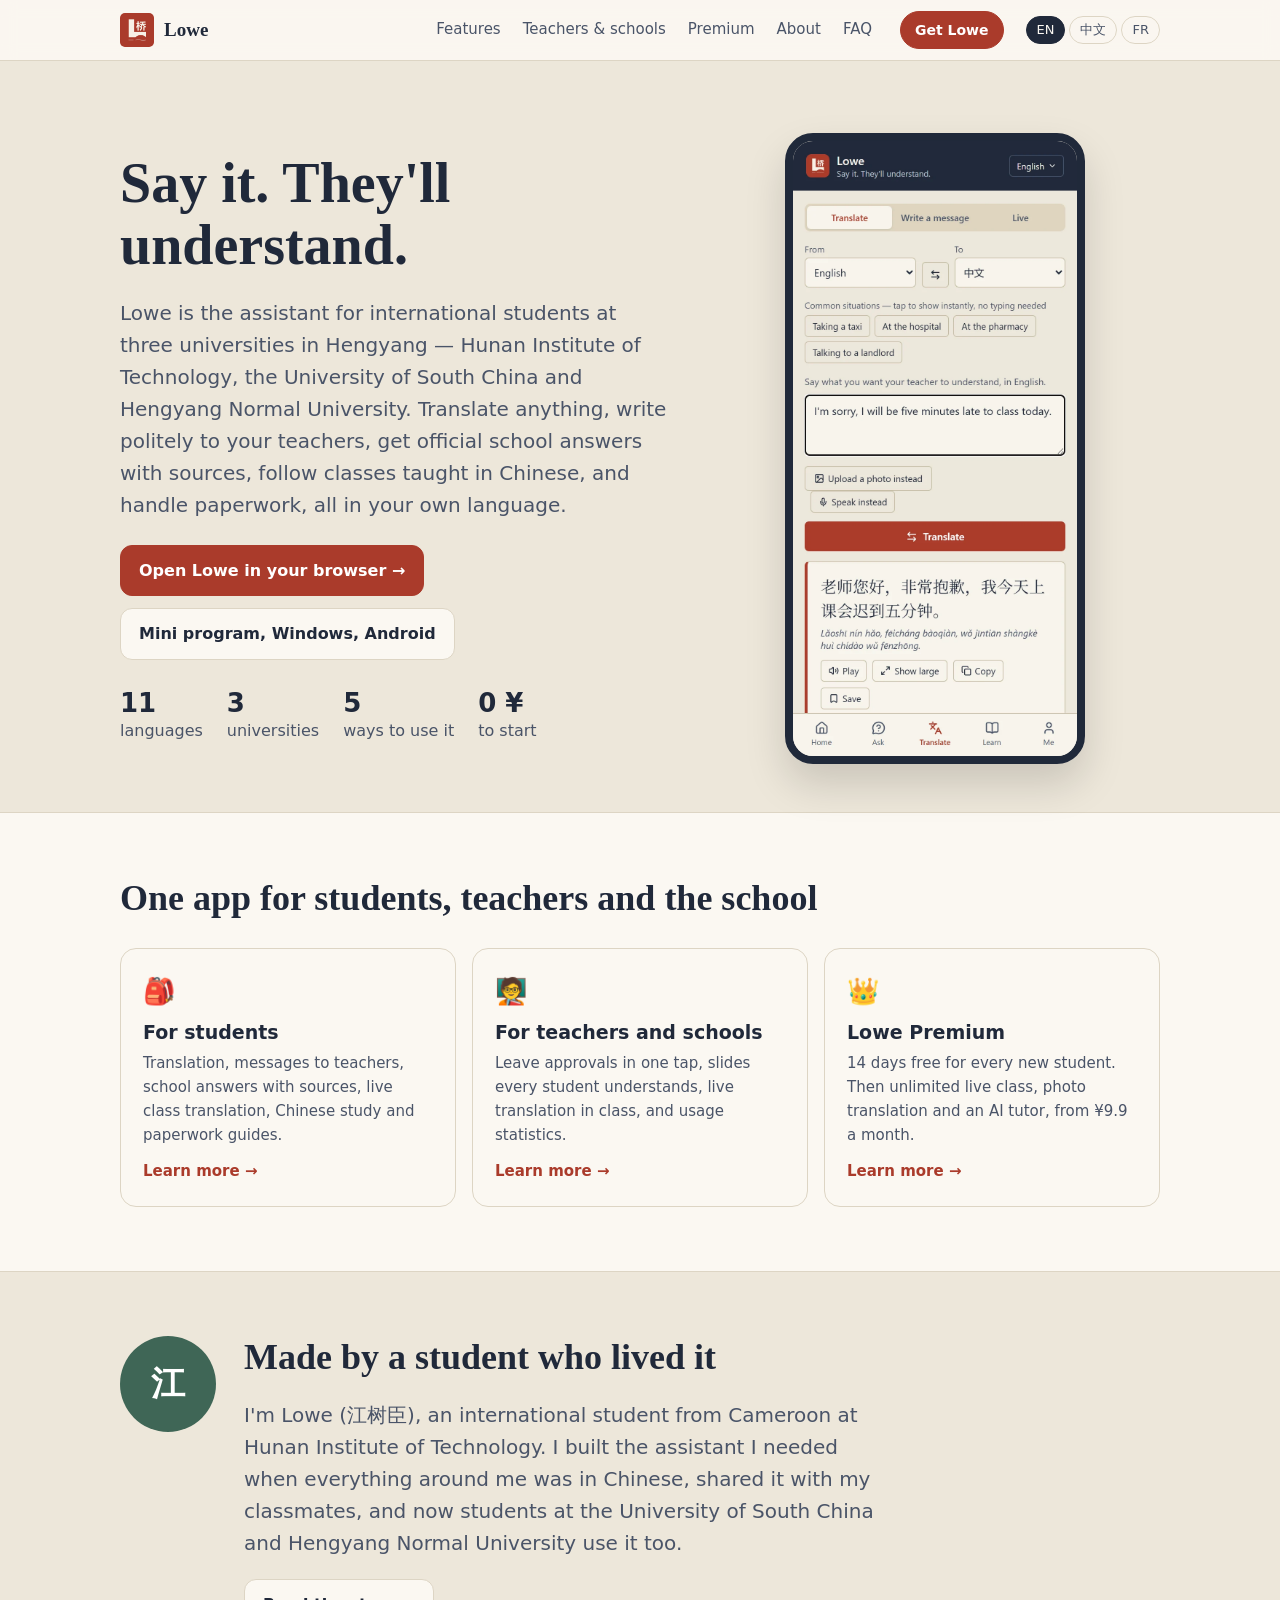
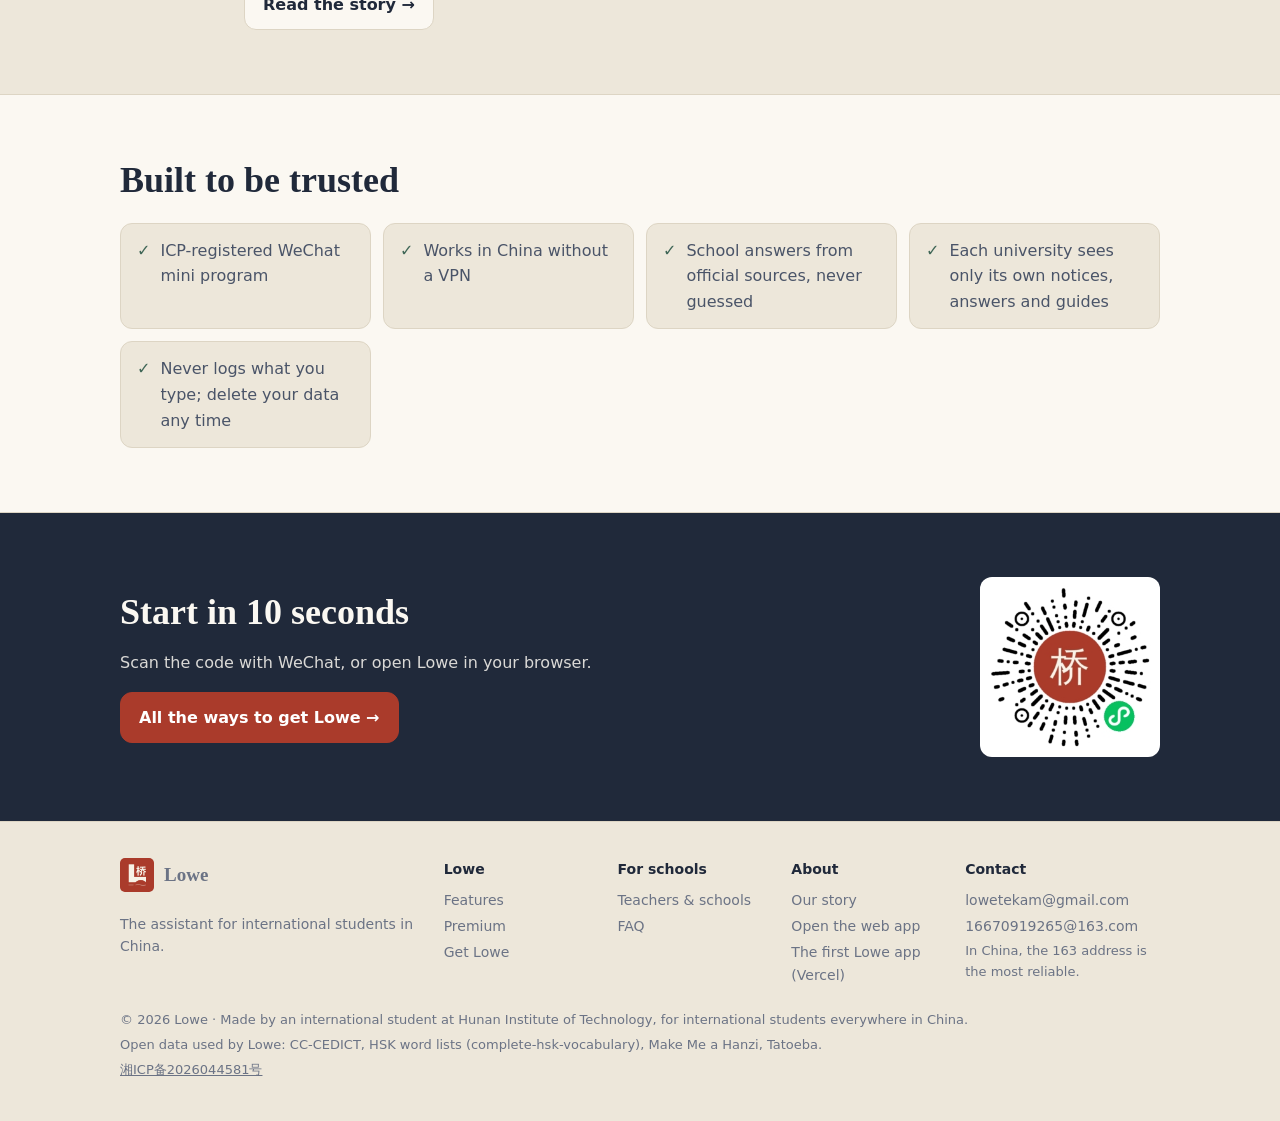
<file: index.html>
<!doctype html>
<html lang="en">
<head>
<meta charset="utf-8">
<meta name="viewport" content="width=device-width, initial-scale=1">
<title>Lowe: the assistant for international students in China</title>
<meta name="description" content="Lowe helps international students at Hunan Institute of Technology, the University of South China and Hengyang Normal University translate, write polite messages to teachers, find their own university's official information, follow classes taught in Chinese and handle paperwork. Built by an international student at Hunan Institute of Technology (湖南工学院).">
<meta name="theme-color" content="#20293A">
<link rel="canonical" href="https://sanzoked-lab.github.io/lowe/">
<meta property="og:type" content="website">
<meta property="og:site_name" content="Lowe">
<meta property="og:title" content="Lowe: the assistant for international students in China">
<meta property="og:description" content="Lowe helps international students at Hunan Institute of Technology, the University of South China and Hengyang Normal University translate, write polite messages to teachers, find their own university's official information, follow classes taught in Chinese and handle paperwork. Built by an international student at Hunan Institute of Technology (湖南工学院).">
<meta property="og:url" content="https://sanzoked-lab.github.io/lowe/">
<meta property="og:image" content="https://sanzoked-lab.github.io/lowe/img/translate.webp">
<link rel="icon" href="img/logo.png">
<link rel="stylesheet" href="style.css">
<script type="application/ld+json">
{
  "@context": "https://schema.org",
  "@type": "SoftwareApplication",
  "name": "Lowe",
  "alternateName": ["Lowe app", "LOWE TEKAM"],
  "url": "https://sanzoked-lab.github.io/lowe/",
  "applicationCategory": "EducationalApplication",
  "operatingSystem": "WeChat Mini Program, Web, Windows, Android, iOS (web)",
  "description": "The assistant for international students in China: translation in 11 languages, polite messages to teachers, official school information with sources for HNIT, USC and HYNU, live class translation, leave requests and paperwork guides.",
  "inLanguage": ["en", "zh", "fr"],
  "offers": { "@type": "Offer", "price": "0", "priceCurrency": "CNY" },
  "creator": { "@type": "Person", "name": "Lowe (江树臣)" }
}
</script>
</head>
<body>
<a class="skip" href="#main" data-i18n="nav.skip">Skip to content</a>
<header class="top"><div class="wrap">
  <a class="brand" href="index.html" aria-label="Lowe home"><img class="seal" src="img/logo.png" alt="" width="34" height="34">Lowe</a>
  <nav class="links" aria-label="Main">
    <a href="features.html" data-i18n="nav.features">Features</a>
    <a href="teachers.html" data-i18n="nav.teachers">Teachers &amp; schools</a>
    <a href="premium.html" data-i18n="nav.premium">Premium</a>
    <a href="about.html" data-i18n="nav.about">About</a>
    <a href="faq.html" data-i18n="nav.faq">FAQ</a>
  </nav>
  <a class="btn primary small" href="download.html" data-i18n="nav.get">Get Lowe</a>
  <div class="lang" role="group" aria-label="Language">
    <button data-lang="en" aria-pressed="true">EN</button><button data-lang="zh" aria-pressed="false">中文</button><button data-lang="fr" aria-pressed="false">FR</button>
  </div>
</div></header>

<main id="main">
<section class="hero"><div class="wrap grid">
  <div>
    <h1 data-i18n="hero.title">Say it. They'll understand.</h1>
    <p class="lead" data-i18n="hero.lead">Lowe is the assistant for international students at three universities in Hengyang — Hunan Institute of Technology, the University of South China and Hengyang Normal University. Translate anything, write politely to your teachers, get official school answers with sources, follow classes taught in Chinese, and handle paperwork, all in your own language.</p>
    <div class="cta">
      <a class="btn primary" href="https://lowecampuse.com/" data-i18n="hero.open">Open Lowe in your browser →</a>
      <a class="btn" href="download.html" data-i18n="hero.get">Mini program, Windows, Android</a>
    </div>
    <div class="facts">
      <div><b>11</b><span data-i18n="facts.langs">languages</span></div>
      <div><b>3</b><span data-i18n="facts.schools">universities</span></div>
      <div><b>5</b><span data-i18n="facts.platforms">ways to use it</span></div>
      <div><b>0 ¥</b><span data-i18n="facts.free">to start</span></div>
    </div>
  </div>
  <div class="phone"><img src="img/translate.webp" alt="Lowe translating a message to a teacher into polite Chinese" width="780" height="1688"></div>
</div></section>

<section class="alt"><div class="wrap">
  <h2 data-i18n="home.k.title">One app for students, teachers and the school</h2>
  <div class="cards three">
    <a class="card link" href="features.html"><div class="ic">🎒</div><h3 data-i18n="home.k1.t">For students</h3><p data-i18n="home.k1.d">Translation, messages to teachers, school answers with sources, live class translation, Chinese study and paperwork guides.</p><span class="more" data-i18n="home.more">Learn more →</span></a>
    <a class="card link" href="teachers.html"><div class="ic">🧑‍🏫</div><h3 data-i18n="home.k2.t">For teachers and schools</h3><p data-i18n="home.k2.d">Leave approvals in one tap, slides every student understands, live translation in class, and usage statistics.</p><span class="more" data-i18n="home.more">Learn more →</span></a>
    <a class="card link" href="premium.html"><div class="ic">👑</div><h3 data-i18n="home.k3.t">Lowe Premium</h3><p data-i18n="home.k3.d">14 days free for every new student. Then unlimited live class, photo translation and an AI tutor, from ¥9.9 a month.</p><span class="more" data-i18n="home.more">Learn more →</span></a>
  </div>
</div></section>

<section><div class="wrap story">
  <div class="avatar" aria-hidden="true">江</div>
  <div>
    <h2 data-i18n="home.story.title">Made by a student who lived it</h2>
    <p class="lead" data-i18n="home.story.d">I'm Lowe (江树臣), an international student from Cameroon at Hunan Institute of Technology. I built the assistant I needed when everything around me was in Chinese, shared it with my classmates, and now students at the University of South China and Hengyang Normal University use it too.</p>
    <a class="btn" href="about.html" data-i18n="home.story.link">Read the story →</a>
  </div>
</div></section>

<section class="alt"><div class="wrap">
  <h2 data-i18n="home.trust.title">Built to be trusted</h2>
  <ul class="trust">
    <li><b>✓</b><span data-i18n="home.trust1">ICP-registered WeChat mini program</span></li>
    <li><b>✓</b><span data-i18n="home.trust2">Works in China without a VPN</span></li>
    <li><b>✓</b><span data-i18n="home.trust3">School answers from official sources, never guessed</span></li>
    <li><b>✓</b><span data-i18n="home.trust5">Each university sees only its own notices, answers and guides</span></li>
    <li><b>✓</b><span data-i18n="home.trust4">Never logs what you type; delete your data any time</span></li>
  </ul>
</div></section>

<section class="band"><div class="wrap band-in">
  <div>
    <h2 data-i18n="home.cta.title">Start in 10 seconds</h2>
    <p data-i18n="home.cta.d">Scan the code with WeChat, or open Lowe in your browser.</p>
    <a class="btn primary" href="download.html" data-i18n="home.cta.btn">All the ways to get Lowe →</a>
  </div>
  <img class="qr" src="img/qr-miniprogram.png" alt="Scan with WeChat to open the Lowe mini program" width="360" height="360">
</div></section>
</main>

<footer><div class="wrap">
  <div class="cols">
    <div>
      <a class="brand" href="index.html"><img class="seal" src="img/logo.png" alt="" width="34" height="34">Lowe</a>
      <p data-i18n="foot.tag">The assistant for international students in China.</p>
    </div>
    <div>
      <h4 data-i18n="foot.c1">Lowe</h4>
      <a href="features.html" data-i18n="nav.features">Features</a>
      <a href="premium.html" data-i18n="nav.premium">Premium</a>
      <a href="download.html" data-i18n="nav.get">Get Lowe</a>
    </div>
    <div>
      <h4 data-i18n="foot.c2">For schools</h4>
      <a href="teachers.html" data-i18n="nav.teachers">Teachers &amp; schools</a>
      <a href="faq.html" data-i18n="nav.faq">FAQ</a>
    </div>
    <div>
      <h4 data-i18n="foot.c3">About</h4>
      <a href="about.html" data-i18n="foot.story">Our story</a>
      <a href="https://lowecampuse.com/" data-i18n="foot.web">Open the web app</a>
      <a href="https://lowe-app-nine.vercel.app/" data-i18n="foot.first">The first Lowe app (Vercel)</a>
    </div>
    <div>
      <h4 data-i18n="foot.c4">Contact</h4>
      <a href="mailto:lowetekam@gmail.com">lowetekam@gmail.com</a>
      <a href="mailto:16670919265@163.com">16670919265@163.com</a>
      <p class="small" data-i18n="foot.cn">In China, the 163 address is the most reliable.</p>
    </div>
  </div>
  <p class="small">© 2026 Lowe · <span data-i18n="foot.made">Made by an international student at Hunan Institute of Technology, for international students everywhere in China.</span></p>
  <p class="small" data-i18n="foot.data">Open data used by Lowe: CC-CEDICT, HSK word lists (complete-hsk-vocabulary), Make Me a Hanzi, Tatoeba.</p>
  <p class="small"><a href="https://beian.miit.gov.cn/" rel="noopener">湘ICP备2026044581号</a></p>
</div></footer>

<script src="i18n.js"></script>
</body>
</html>
</file>
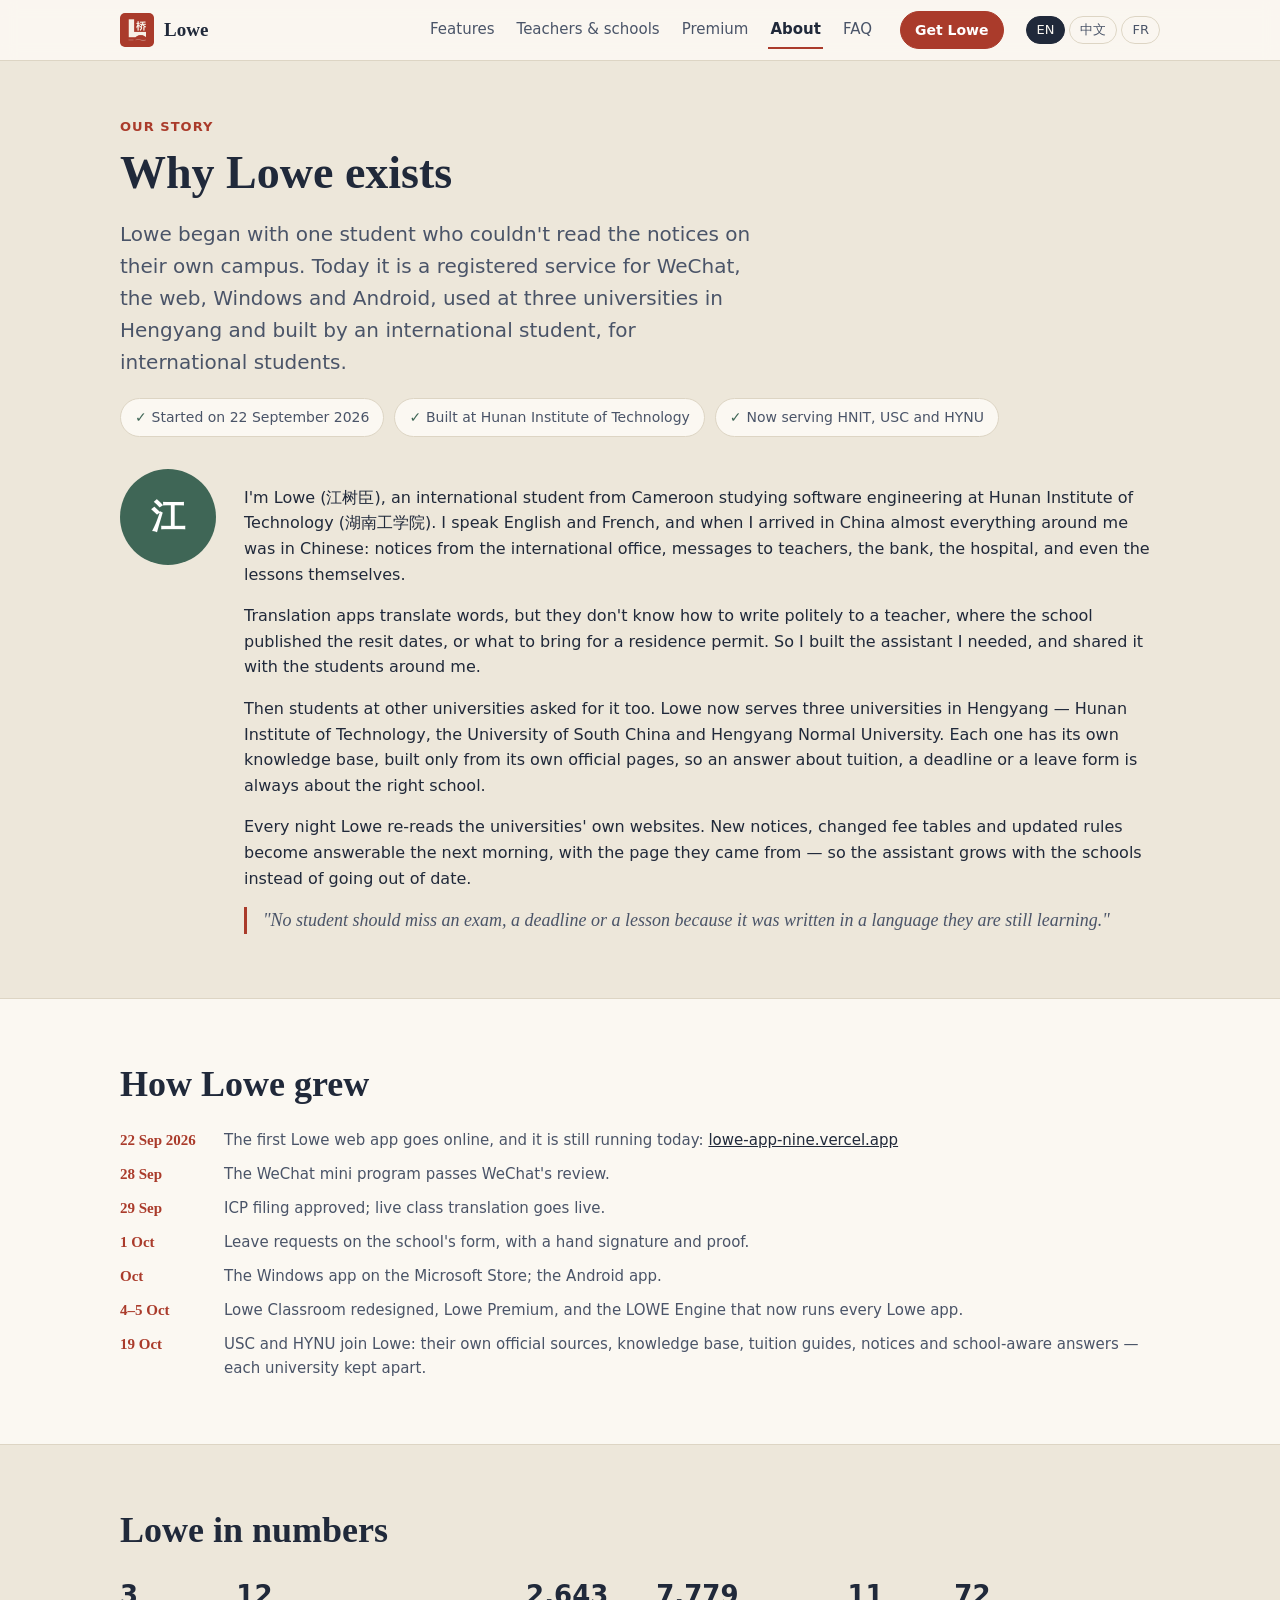
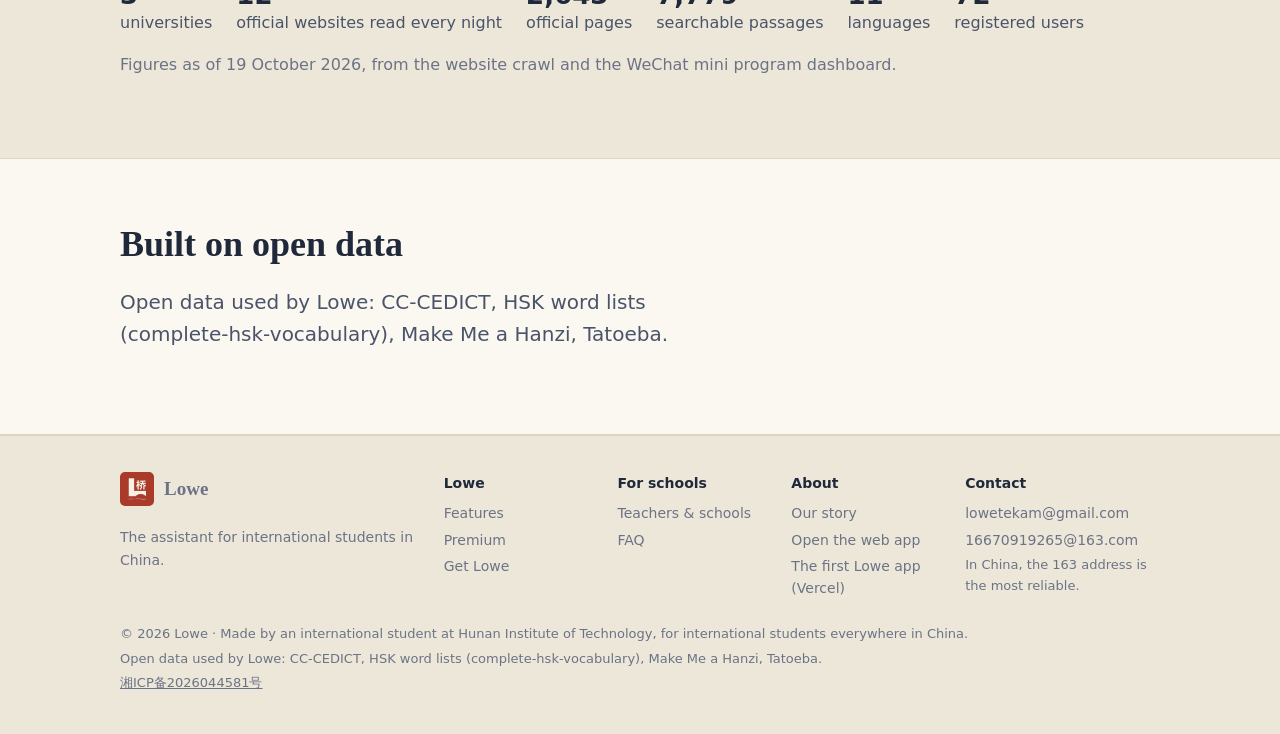
<file: about.html>
<!doctype html>
<html lang="en">
<head>
<meta charset="utf-8">
<meta name="viewport" content="width=device-width, initial-scale=1">
<title>About Lowe · Our story</title>
<meta name="description" content="Why Lowe exists: built by Lowe (江树臣), an international student from Cameroon at Hunan Institute of Technology, and how it grew from a first web app on 22 September 2026 to a registered service used at HNIT, USC and HYNU.">
<meta name="theme-color" content="#20293A">
<link rel="canonical" href="https://sanzoked-lab.github.io/lowe/about.html">
<meta property="og:type" content="website">
<meta property="og:site_name" content="Lowe">
<meta property="og:title" content="About Lowe · Our story">
<meta property="og:description" content="Why Lowe exists: built by Lowe (江树臣), an international student from Cameroon at Hunan Institute of Technology, and how it grew from a first web app on 22 September 2026 to a registered service used at HNIT, USC and HYNU.">
<meta property="og:url" content="https://sanzoked-lab.github.io/lowe/about.html">
<meta property="og:image" content="https://sanzoked-lab.github.io/lowe/img/translate.webp">
<link rel="icon" href="img/logo.png">
<link rel="stylesheet" href="style.css">
</head>
<body>
<a class="skip" href="#main" data-i18n="nav.skip">Skip to content</a>
<header class="top"><div class="wrap">
  <a class="brand" href="index.html" aria-label="Lowe home"><img class="seal" src="img/logo.png" alt="" width="34" height="34">Lowe</a>
  <nav class="links" aria-label="Main">
    <a href="features.html" data-i18n="nav.features">Features</a>
    <a href="teachers.html" data-i18n="nav.teachers">Teachers &amp; schools</a>
    <a href="premium.html" data-i18n="nav.premium">Premium</a>
    <a href="about.html" data-i18n="nav.about" aria-current="page">About</a>
    <a href="faq.html" data-i18n="nav.faq">FAQ</a>
  </nav>
  <a class="btn primary small" href="download.html" data-i18n="nav.get">Get Lowe</a>
  <div class="lang" role="group" aria-label="Language">
    <button data-lang="en" aria-pressed="true">EN</button><button data-lang="zh" aria-pressed="false">中文</button><button data-lang="fr" aria-pressed="false">FR</button>
  </div>
</div></header>

<main id="main">
<section class="page-head"><div class="wrap">
  <p class="eyebrow" data-i18n="about.eye">Our story</p>
  <h1 data-i18n="story.title">Why Lowe exists</h1>
  <p class="lead" data-i18n="about.lead2">Lowe began with one student who couldn't read the notices on their own campus. Today it is a registered service for WeChat, the web, Windows and Android, used at three universities in Hengyang and built by an international student, for international students.</p>
  <ul class="highlights"><li data-i18n="about.h1">Started on 22 September 2026</li><li data-i18n="about.h2">Built at Hunan Institute of Technology</li><li data-i18n="about.h3">Now serving HNIT, USC and HYNU</li></ul>
</div></section>

<section><div class="wrap story">
  <div class="avatar" aria-hidden="true">江</div>
  <div>
    <p data-i18n="story.p1">I'm Lowe (江树臣), an international student from Cameroon studying software engineering at Hunan Institute of Technology (湖南工学院). I speak English and French, and when I arrived in China almost everything around me was in Chinese: notices from the international office, messages to teachers, the bank, the hospital, and even the lessons themselves.</p>
    <p data-i18n="story.p2">Translation apps translate words, but they don't know how to write politely to a teacher, where the school published the resit dates, or what to bring for a residence permit. So I built the assistant I needed, and shared it with the students around me.</p>
    <p data-i18n="story.p3">Then students at other universities asked for it too. Lowe now serves three universities in Hengyang — Hunan Institute of Technology, the University of South China and Hengyang Normal University. Each one has its own knowledge base, built only from its own official pages, so an answer about tuition, a deadline or a leave form is always about the right school.</p>
    <p data-i18n="story.p4">Every night Lowe re-reads the universities' own websites. New notices, changed fee tables and updated rules become answerable the next morning, with the page they came from — so the assistant grows with the schools instead of going out of date.</p>
    <blockquote data-i18n="story.quote">"No student should miss an exam, a deadline or a lesson because it was written in a language they are still learning."</blockquote>
  </div>
</div></section>

<section class="alt"><div class="wrap">
  <h2 data-i18n="j.title">How Lowe grew</h2>
  <ol class="journey">
    <li><b>22 Sep 2026</b><span><span data-i18n="j.1">The first Lowe web app goes online, and it is still running today:</span> <a href="https://lowe-app-nine.vercel.app/">lowe-app-nine.vercel.app</a></span></li>
    <li><b>28 Sep</b><span data-i18n="j.2">The WeChat mini program passes WeChat's review.</span></li>
    <li><b>29 Sep</b><span data-i18n="j.3">ICP filing approved; live class translation goes live.</span></li>
    <li><b>1 Oct</b><span data-i18n="j.4">Leave requests on the school's form, with a hand signature and proof.</span></li>
    <li><b>Oct</b><span data-i18n="j.5">The Windows app on the Microsoft Store; the Android app.</span></li>
    <li><b>4–5 Oct</b><span data-i18n="j.6">Lowe Classroom redesigned, Lowe Premium, and the LOWE Engine that now runs every Lowe app.</span></li>
    <li><b>19 Oct</b><span data-i18n="j.7">USC and HYNU join Lowe: their own official sources, knowledge base, tuition guides, notices and school-aware answers — each university kept apart.</span></li>
  </ol>
</div></section>

<section><div class="wrap">
  <h2 data-i18n="num.title">Lowe in numbers</h2>
  <div class="facts">
    <div><b>3</b><span data-i18n="facts.schools">universities</span></div>
    <div><b>12</b><span data-i18n="num.sources">official websites read every night</span></div>
    <div><b>2,643</b><span data-i18n="num.pages">official pages</span></div>
    <div><b>7,779</b><span data-i18n="num.passages">searchable passages</span></div>
    <div><b>11</b><span data-i18n="facts.langs">languages</span></div>
    <div><b>72</b><span data-i18n="num.users">registered users</span></div>
  </div>
  <p class="muted" data-i18n="num.note">Figures as of 19 October 2026, from the website crawl and the WeChat mini program dashboard.</p>
</div></section>

<section class="alt"><div class="wrap">
  <h2 data-i18n="about.open.title">Built on open data</h2>
  <p class="lead" data-i18n="foot.data">Open data used by Lowe: CC-CEDICT, HSK word lists (complete-hsk-vocabulary), Make Me a Hanzi, Tatoeba.</p>
</div></section>
</main>

<footer><div class="wrap">
  <div class="cols">
    <div>
      <a class="brand" href="index.html"><img class="seal" src="img/logo.png" alt="" width="34" height="34">Lowe</a>
      <p data-i18n="foot.tag">The assistant for international students in China.</p>
    </div>
    <div>
      <h4 data-i18n="foot.c1">Lowe</h4>
      <a href="features.html" data-i18n="nav.features">Features</a>
      <a href="premium.html" data-i18n="nav.premium">Premium</a>
      <a href="download.html" data-i18n="nav.get">Get Lowe</a>
    </div>
    <div>
      <h4 data-i18n="foot.c2">For schools</h4>
      <a href="teachers.html" data-i18n="nav.teachers">Teachers &amp; schools</a>
      <a href="faq.html" data-i18n="nav.faq">FAQ</a>
    </div>
    <div>
      <h4 data-i18n="foot.c3">About</h4>
      <a href="about.html" data-i18n="foot.story">Our story</a>
      <a href="https://lowecampuse.com/" data-i18n="foot.web">Open the web app</a>
      <a href="https://lowe-app-nine.vercel.app/" data-i18n="foot.first">The first Lowe app (Vercel)</a>
    </div>
    <div>
      <h4 data-i18n="foot.c4">Contact</h4>
      <a href="mailto:lowetekam@gmail.com">lowetekam@gmail.com</a>
      <a href="mailto:16670919265@163.com">16670919265@163.com</a>
      <p class="small" data-i18n="foot.cn">In China, the 163 address is the most reliable.</p>
    </div>
  </div>
  <p class="small">© 2026 Lowe · <span data-i18n="foot.made">Made by an international student at Hunan Institute of Technology, for international students everywhere in China.</span></p>
  <p class="small" data-i18n="foot.data">Open data used by Lowe: CC-CEDICT, HSK word lists (complete-hsk-vocabulary), Make Me a Hanzi, Tatoeba.</p>
  <p class="small"><a href="https://beian.miit.gov.cn/" rel="noopener">湘ICP备2026044581号</a></p>
</div></footer>

<script src="i18n.js"></script>
</body>
</html>
</file>
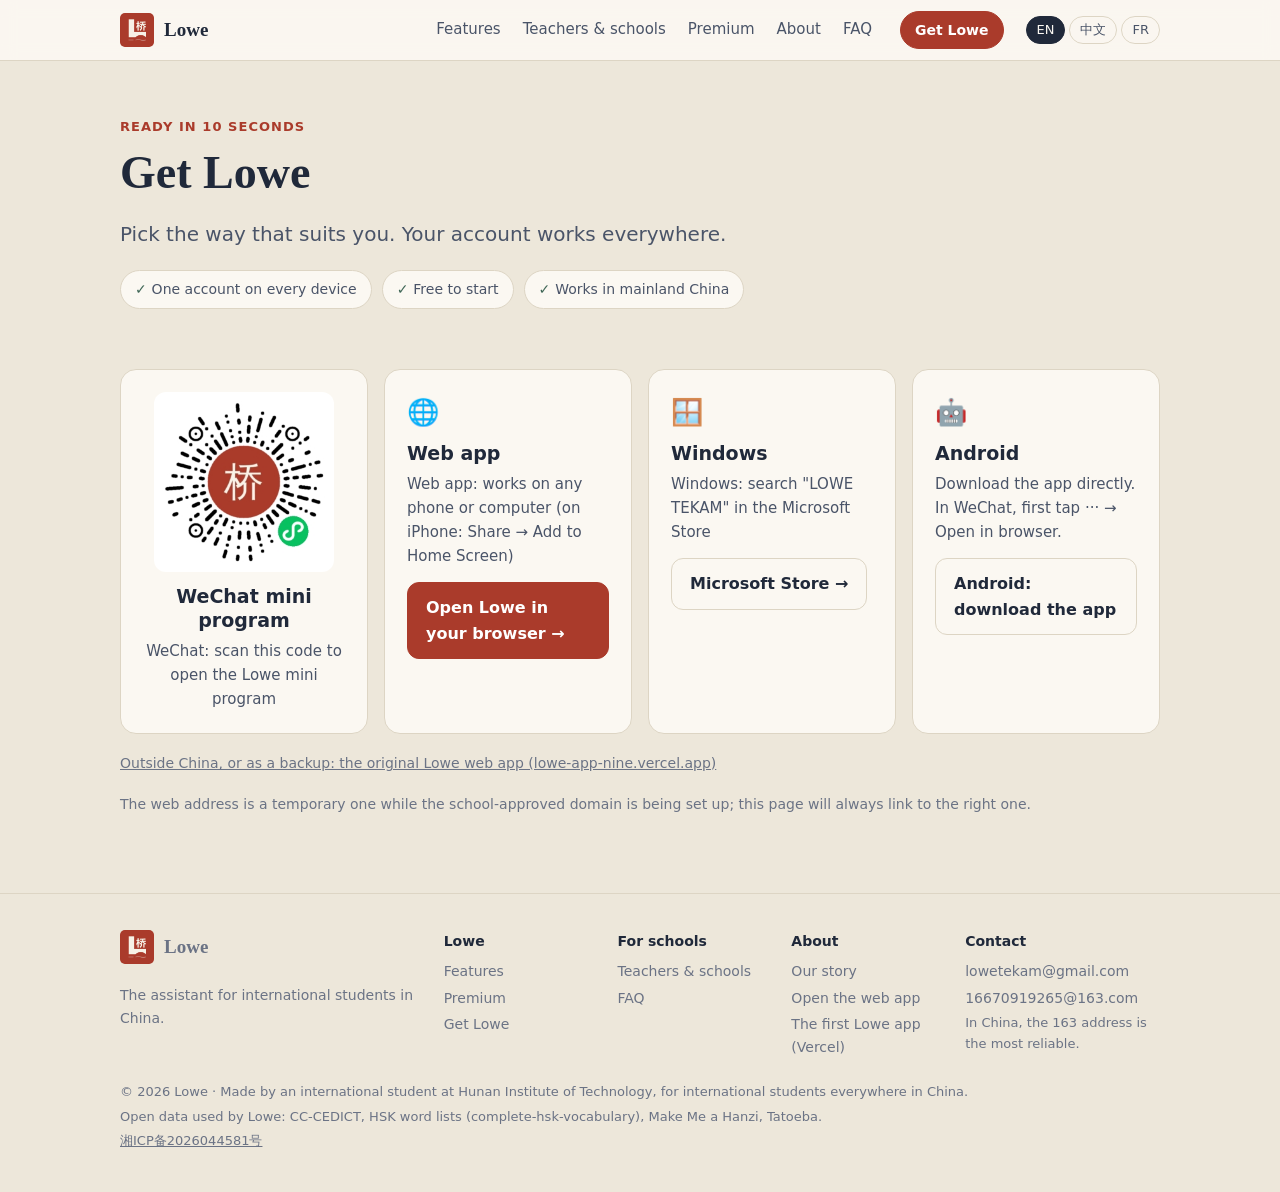
<file: download.html>
<!doctype html>
<html lang="en">
<head>
<meta charset="utf-8">
<meta name="viewport" content="width=device-width, initial-scale=1">
<title>Get Lowe · WeChat, web, Windows, Android</title>
<meta name="description" content="Get Lowe: the WeChat mini program (scan the code), the web app for any phone or computer, Windows from the Microsoft Store, and Android.">
<meta name="theme-color" content="#20293A">
<link rel="canonical" href="https://sanzoked-lab.github.io/lowe/download.html">
<meta property="og:type" content="website">
<meta property="og:site_name" content="Lowe">
<meta property="og:title" content="Get Lowe · WeChat, web, Windows, Android">
<meta property="og:description" content="Get Lowe: the WeChat mini program (scan the code), the web app for any phone or computer, Windows from the Microsoft Store, and Android.">
<meta property="og:url" content="https://sanzoked-lab.github.io/lowe/download.html">
<meta property="og:image" content="https://sanzoked-lab.github.io/lowe/img/translate.webp">
<link rel="icon" href="img/logo.png">
<link rel="stylesheet" href="style.css">
</head>
<body>
<a class="skip" href="#main" data-i18n="nav.skip">Skip to content</a>
<header class="top"><div class="wrap">
  <a class="brand" href="index.html" aria-label="Lowe home"><img class="seal" src="img/logo.png" alt="" width="34" height="34">Lowe</a>
  <nav class="links" aria-label="Main">
    <a href="features.html" data-i18n="nav.features">Features</a>
    <a href="teachers.html" data-i18n="nav.teachers">Teachers &amp; schools</a>
    <a href="premium.html" data-i18n="nav.premium">Premium</a>
    <a href="about.html" data-i18n="nav.about">About</a>
    <a href="faq.html" data-i18n="nav.faq">FAQ</a>
  </nav>
  <a class="btn primary small" href="download.html" data-i18n="nav.get" aria-current="page">Get Lowe</a>
  <div class="lang" role="group" aria-label="Language">
    <button data-lang="en" aria-pressed="true">EN</button><button data-lang="zh" aria-pressed="false">中文</button><button data-lang="fr" aria-pressed="false">FR</button>
  </div>
</div></header>

<main id="main">
<section class="page-head"><div class="wrap">
  <p class="eyebrow" data-i18n="get.eye">Ready in 10 seconds</p>
  <h1 data-i18n="get.title">Get Lowe</h1>
  <p class="lead" data-i18n="get.lead">Pick the way that suits you. Your account works everywhere.</p>
  <ul class="highlights"><li data-i18n="get.h1">One account on every device</li><li data-i18n="get.h2">Free to start</li><li data-i18n="get.h3">Works in mainland China</li></ul>
</div></section>

<section><div class="wrap">
  <div class="cards">
    <div class="card center"><img class="qr" src="img/qr-miniprogram.png" alt="Scan with WeChat to open the Lowe mini program" width="360" height="360"><h3 data-i18n="get.mp.t">WeChat mini program</h3><p data-i18n="get.mp">WeChat: scan this code to open the Lowe mini program</p></div>
    <div class="card"><div class="ic">🌐</div><h3 data-i18n="get.web.t">Web app</h3><p data-i18n="get.web">Web app: works on any phone or computer (on iPhone: Share → Add to Home Screen)</p><a class="btn primary" href="https://lowecampuse.com/" data-i18n="hero.open">Open Lowe in your browser →</a></div>
    <div class="card"><div class="ic">🪟</div><h3 data-i18n="get.win.t">Windows</h3><p data-i18n="get.win">Windows: search "LOWE TEKAM" in the Microsoft Store</p><a class="btn" href="https://apps.microsoft.com/search?query=LOWE%20TEKAM" data-i18n="get.win.btn">Microsoft Store →</a></div>
    <div class="card"><div class="ic">🤖</div><h3 data-i18n="get.android.t">Android</h3><p data-i18n="get.android.d">Download the app directly. In WeChat, first tap ··· → Open in browser.</p><a class="btn" href="https://lowecampuse.com/download/" data-i18n="get.android">Android: download the app</a></div>
  </div>
  <p class="muted note"><a href="https://lowe-app-nine.vercel.app/" data-i18n="get.vercel">Outside China, or as a backup: the original Lowe web app (lowe-app-nine.vercel.app)</a></p>
  <p class="muted note" data-i18n="get.note">The web address is a temporary one while the school-approved domain is being set up; this page will always link to the right one.</p>
</div></section>
</main>

<footer><div class="wrap">
  <div class="cols">
    <div>
      <a class="brand" href="index.html"><img class="seal" src="img/logo.png" alt="" width="34" height="34">Lowe</a>
      <p data-i18n="foot.tag">The assistant for international students in China.</p>
    </div>
    <div>
      <h4 data-i18n="foot.c1">Lowe</h4>
      <a href="features.html" data-i18n="nav.features">Features</a>
      <a href="premium.html" data-i18n="nav.premium">Premium</a>
      <a href="download.html" data-i18n="nav.get">Get Lowe</a>
    </div>
    <div>
      <h4 data-i18n="foot.c2">For schools</h4>
      <a href="teachers.html" data-i18n="nav.teachers">Teachers &amp; schools</a>
      <a href="faq.html" data-i18n="nav.faq">FAQ</a>
    </div>
    <div>
      <h4 data-i18n="foot.c3">About</h4>
      <a href="about.html" data-i18n="foot.story">Our story</a>
      <a href="https://lowecampuse.com/" data-i18n="foot.web">Open the web app</a>
      <a href="https://lowe-app-nine.vercel.app/" data-i18n="foot.first">The first Lowe app (Vercel)</a>
    </div>
    <div>
      <h4 data-i18n="foot.c4">Contact</h4>
      <a href="mailto:lowetekam@gmail.com">lowetekam@gmail.com</a>
      <a href="mailto:16670919265@163.com">16670919265@163.com</a>
      <p class="small" data-i18n="foot.cn">In China, the 163 address is the most reliable.</p>
    </div>
  </div>
  <p class="small">© 2026 Lowe · <span data-i18n="foot.made">Made by an international student at Hunan Institute of Technology, for international students everywhere in China.</span></p>
  <p class="small" data-i18n="foot.data">Open data used by Lowe: CC-CEDICT, HSK word lists (complete-hsk-vocabulary), Make Me a Hanzi, Tatoeba.</p>
  <p class="small"><a href="https://beian.miit.gov.cn/" rel="noopener">湘ICP备2026044581号</a></p>
</div></footer>

<script src="i18n.js"></script>
</body>
</html>
</file>
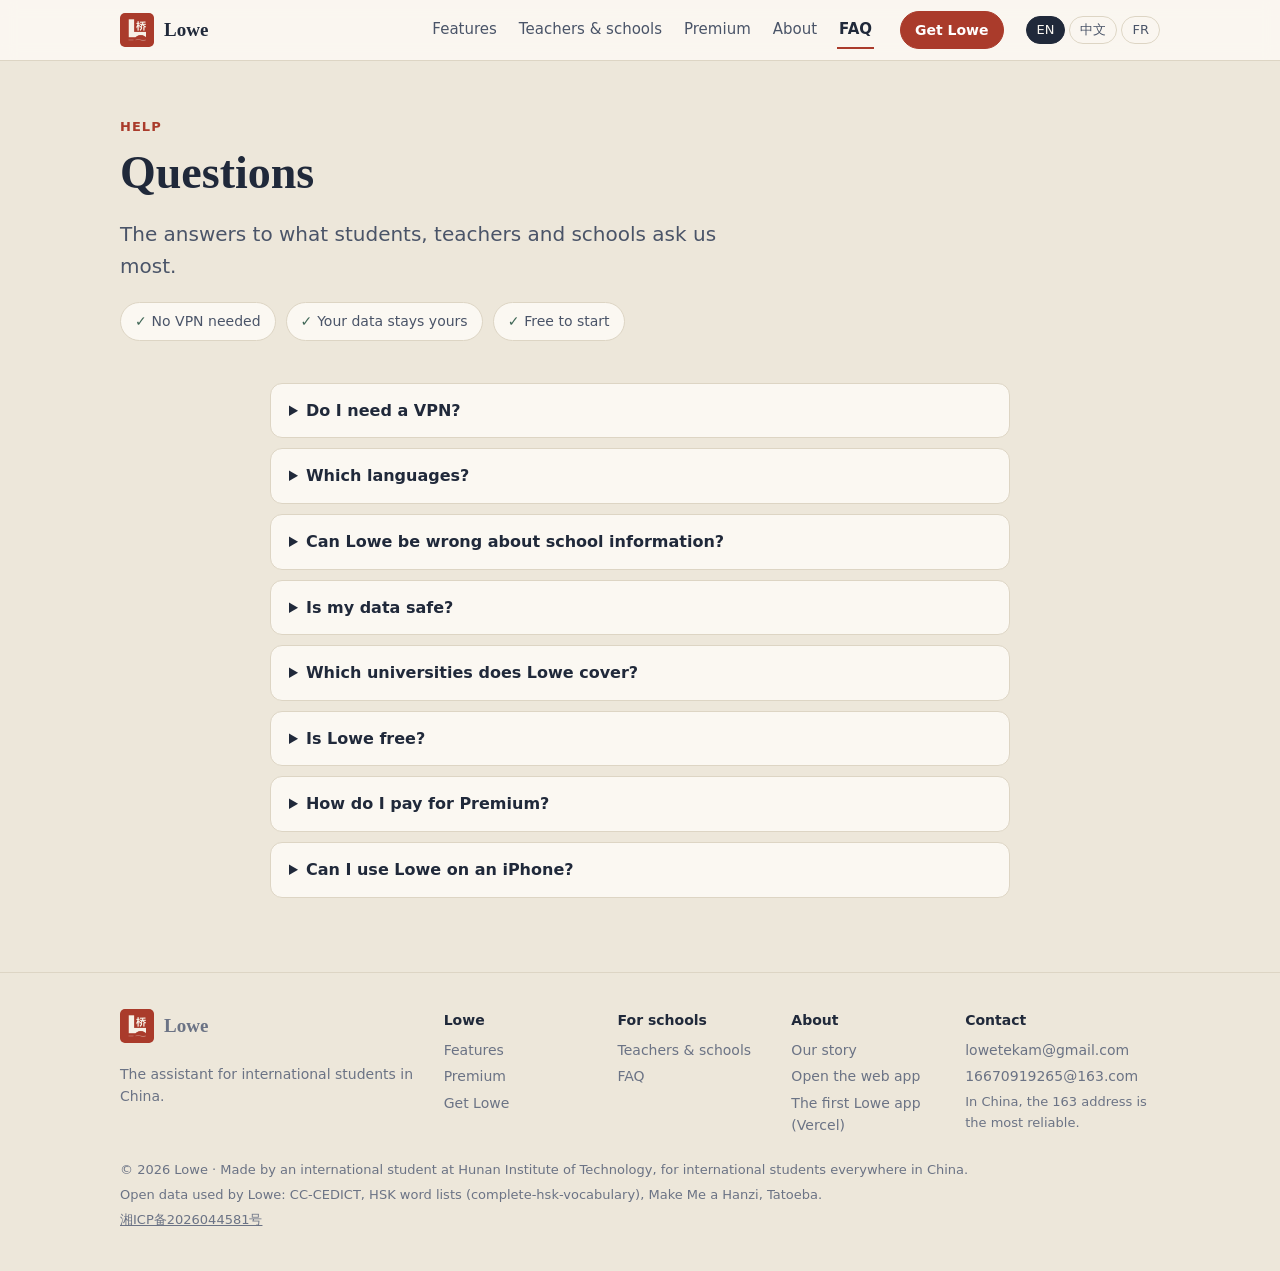
<file: faq.html>
<!doctype html>
<html lang="en">
<head>
<meta charset="utf-8">
<meta name="viewport" content="width=device-width, initial-scale=1">
<title>Questions · Lowe</title>
<meta name="description" content="Common questions about Lowe: VPN, languages, school information, privacy, which universities, Premium and payment.">
<meta name="theme-color" content="#20293A">
<link rel="canonical" href="https://sanzoked-lab.github.io/lowe/faq.html">
<meta property="og:type" content="website">
<meta property="og:site_name" content="Lowe">
<meta property="og:title" content="Questions · Lowe">
<meta property="og:description" content="Common questions about Lowe: VPN, languages, school information, privacy, which universities, Premium and payment.">
<meta property="og:url" content="https://sanzoked-lab.github.io/lowe/faq.html">
<meta property="og:image" content="https://sanzoked-lab.github.io/lowe/img/translate.webp">
<link rel="icon" href="img/logo.png">
<link rel="stylesheet" href="style.css">
</head>
<body>
<a class="skip" href="#main" data-i18n="nav.skip">Skip to content</a>
<header class="top"><div class="wrap">
  <a class="brand" href="index.html" aria-label="Lowe home"><img class="seal" src="img/logo.png" alt="" width="34" height="34">Lowe</a>
  <nav class="links" aria-label="Main">
    <a href="features.html" data-i18n="nav.features">Features</a>
    <a href="teachers.html" data-i18n="nav.teachers">Teachers &amp; schools</a>
    <a href="premium.html" data-i18n="nav.premium">Premium</a>
    <a href="about.html" data-i18n="nav.about">About</a>
    <a href="faq.html" data-i18n="nav.faq" aria-current="page">FAQ</a>
  </nav>
  <a class="btn primary small" href="download.html" data-i18n="nav.get">Get Lowe</a>
  <div class="lang" role="group" aria-label="Language">
    <button data-lang="en" aria-pressed="true">EN</button><button data-lang="zh" aria-pressed="false">中文</button><button data-lang="fr" aria-pressed="false">FR</button>
  </div>
</div></header>

<main id="main">
<section class="page-head"><div class="wrap">
  <p class="eyebrow" data-i18n="faq.eye">Help</p>
  <h1 data-i18n="faq.title">Questions</h1>
  <p class="lead" data-i18n="faq.lead">The answers to what students, teachers and schools ask us most.</p>
  <ul class="highlights"><li data-i18n="faq.h1">No VPN needed</li><li data-i18n="faq.h2">Your data stays yours</li><li data-i18n="faq.h3">Free to start</li></ul>
</div></section>

<section><div class="wrap narrow">
  <details><summary data-i18n="faq.q1">Do I need a VPN?</summary><p data-i18n="faq.a1">No. Lowe runs on Chinese cloud services and Chinese AI models, so it works normally in mainland China.</p></details>
  <details><summary data-i18n="faq.q2">Which languages?</summary><p data-i18n="faq.a2">English, Chinese, French, Spanish, Portuguese, Arabic, Russian, Korean, Japanese, Vietnamese and German.</p></details>
  <details><summary data-i18n="faq.q3">Can Lowe be wrong about school information?</summary><p data-i18n="faq.a3">Lowe answers school questions only from the school's official pages and shows the source. When something hasn't been published, it says so rather than guessing. Always check important dates with your teacher or the international office.</p></details>
  <details><summary data-i18n="faq.q4">Is my data safe?</summary><p data-i18n="faq.a4">Lowe stores the minimum, never records what you type in its logs, and lets you download or delete all your data. See the privacy page in the app.</p></details>
  <details><summary data-i18n="faq.q5">Which universities does Lowe cover?</summary><p data-i18n="faq.a5">Translation, writing, live class translation and Chinese learning work for any student in China. School answers and notices cover Hunan Institute of Technology, the University of South China and Hengyang Normal University, and more universities can be added.</p></details>
  <details><summary data-i18n="faq.q6">Is Lowe free?</summary><p data-i18n="faq.a6">Yes, the essentials are free forever. Every new student also gets 14 days of Premium free; after that, Premium is ¥9.9 a month, ¥29 a semester or ¥49 a year.</p></details>
  <details><summary data-i18n="faq.q7">How do I pay for Premium?</summary><p data-i18n="faq.a7">In the web app: Me → Premium, choose a plan, then pay the exact amount shown with WeChat Pay or Alipay and tap "I've paid". Premium starts as soon as the payment is confirmed.</p></details>
  <details><summary data-i18n="faq.q8">Can I use Lowe on an iPhone?</summary><p data-i18n="faq.a8">Yes: use the WeChat mini program, or open the web app in Safari and choose Share → Add to Home Screen. It then opens like an app.</p></details>
</div></section>
</main>

<footer><div class="wrap">
  <div class="cols">
    <div>
      <a class="brand" href="index.html"><img class="seal" src="img/logo.png" alt="" width="34" height="34">Lowe</a>
      <p data-i18n="foot.tag">The assistant for international students in China.</p>
    </div>
    <div>
      <h4 data-i18n="foot.c1">Lowe</h4>
      <a href="features.html" data-i18n="nav.features">Features</a>
      <a href="premium.html" data-i18n="nav.premium">Premium</a>
      <a href="download.html" data-i18n="nav.get">Get Lowe</a>
    </div>
    <div>
      <h4 data-i18n="foot.c2">For schools</h4>
      <a href="teachers.html" data-i18n="nav.teachers">Teachers &amp; schools</a>
      <a href="faq.html" data-i18n="nav.faq">FAQ</a>
    </div>
    <div>
      <h4 data-i18n="foot.c3">About</h4>
      <a href="about.html" data-i18n="foot.story">Our story</a>
      <a href="https://lowecampuse.com/" data-i18n="foot.web">Open the web app</a>
      <a href="https://lowe-app-nine.vercel.app/" data-i18n="foot.first">The first Lowe app (Vercel)</a>
    </div>
    <div>
      <h4 data-i18n="foot.c4">Contact</h4>
      <a href="mailto:lowetekam@gmail.com">lowetekam@gmail.com</a>
      <a href="mailto:16670919265@163.com">16670919265@163.com</a>
      <p class="small" data-i18n="foot.cn">In China, the 163 address is the most reliable.</p>
    </div>
  </div>
  <p class="small">© 2026 Lowe · <span data-i18n="foot.made">Made by an international student at Hunan Institute of Technology, for international students everywhere in China.</span></p>
  <p class="small" data-i18n="foot.data">Open data used by Lowe: CC-CEDICT, HSK word lists (complete-hsk-vocabulary), Make Me a Hanzi, Tatoeba.</p>
  <p class="small"><a href="https://beian.miit.gov.cn/" rel="noopener">湘ICP备2026044581号</a></p>
</div></footer>

<script src="i18n.js"></script>
</body>
</html>
</file>
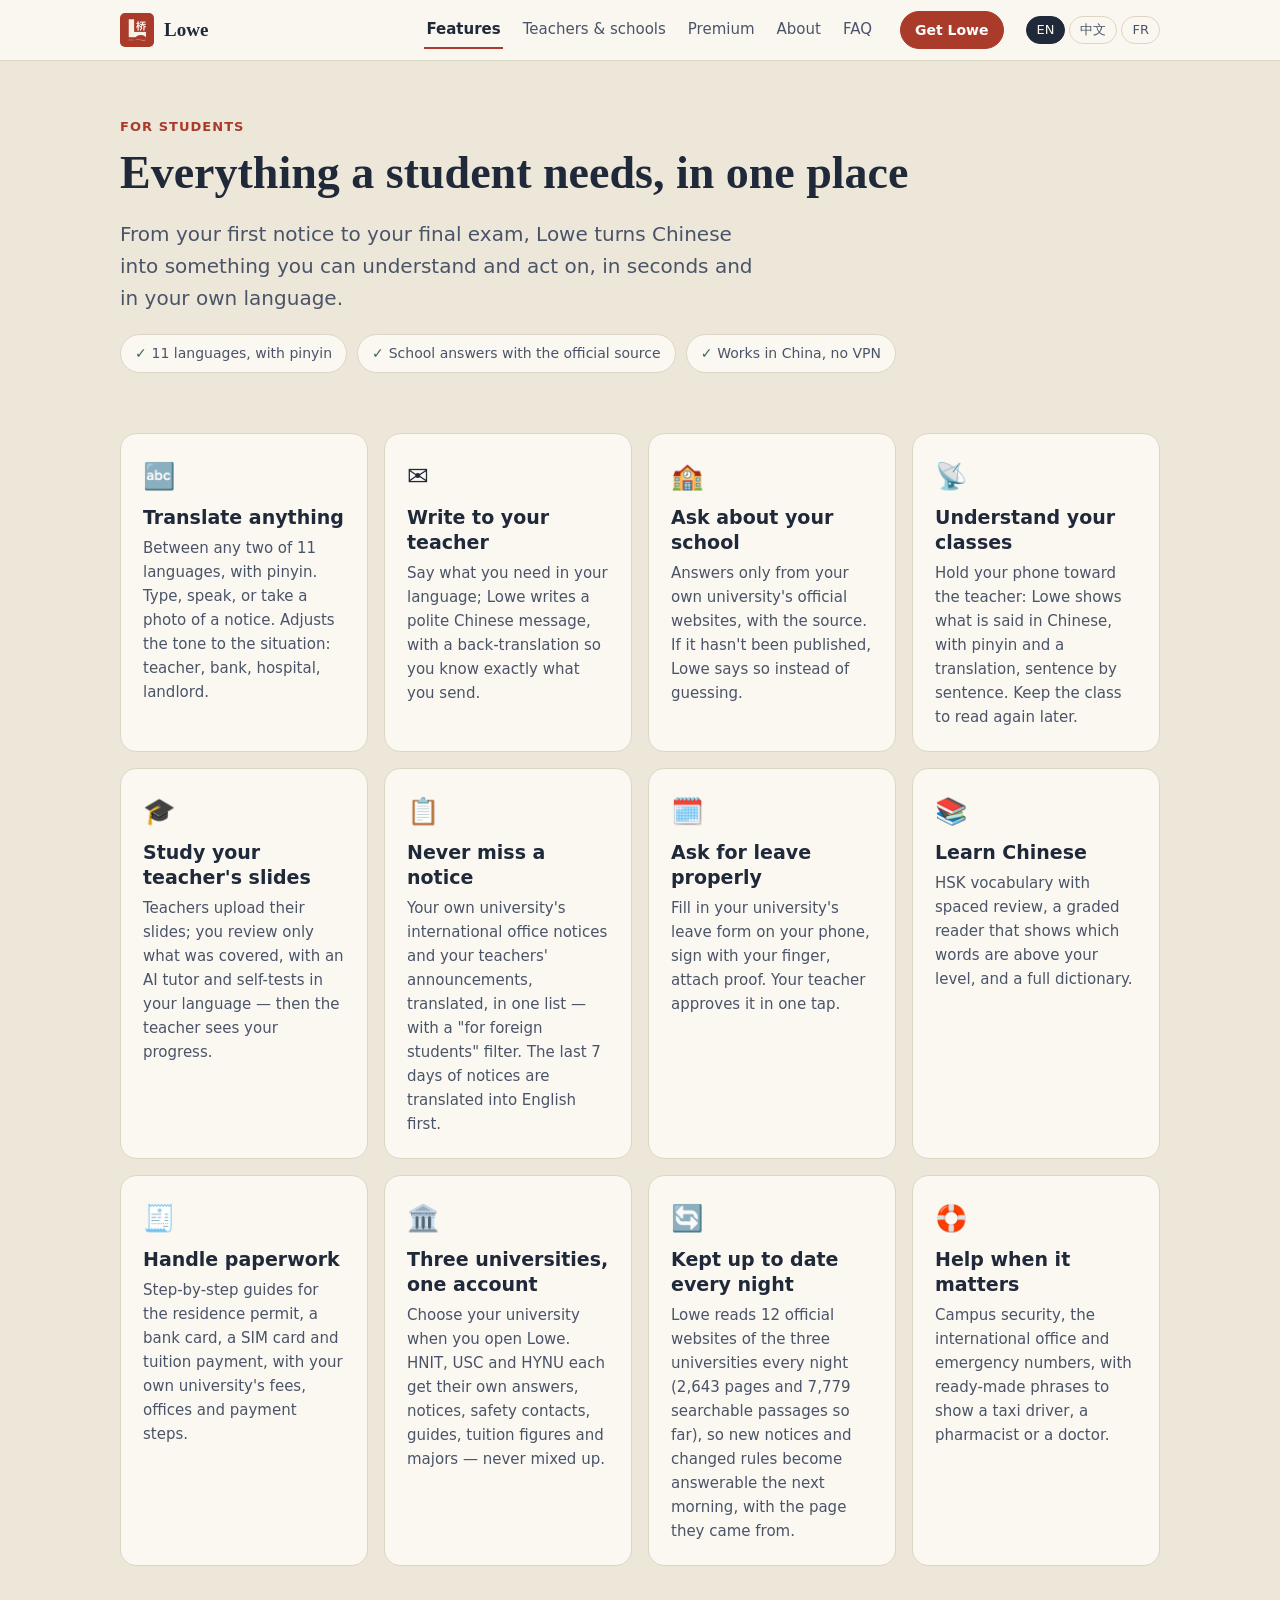
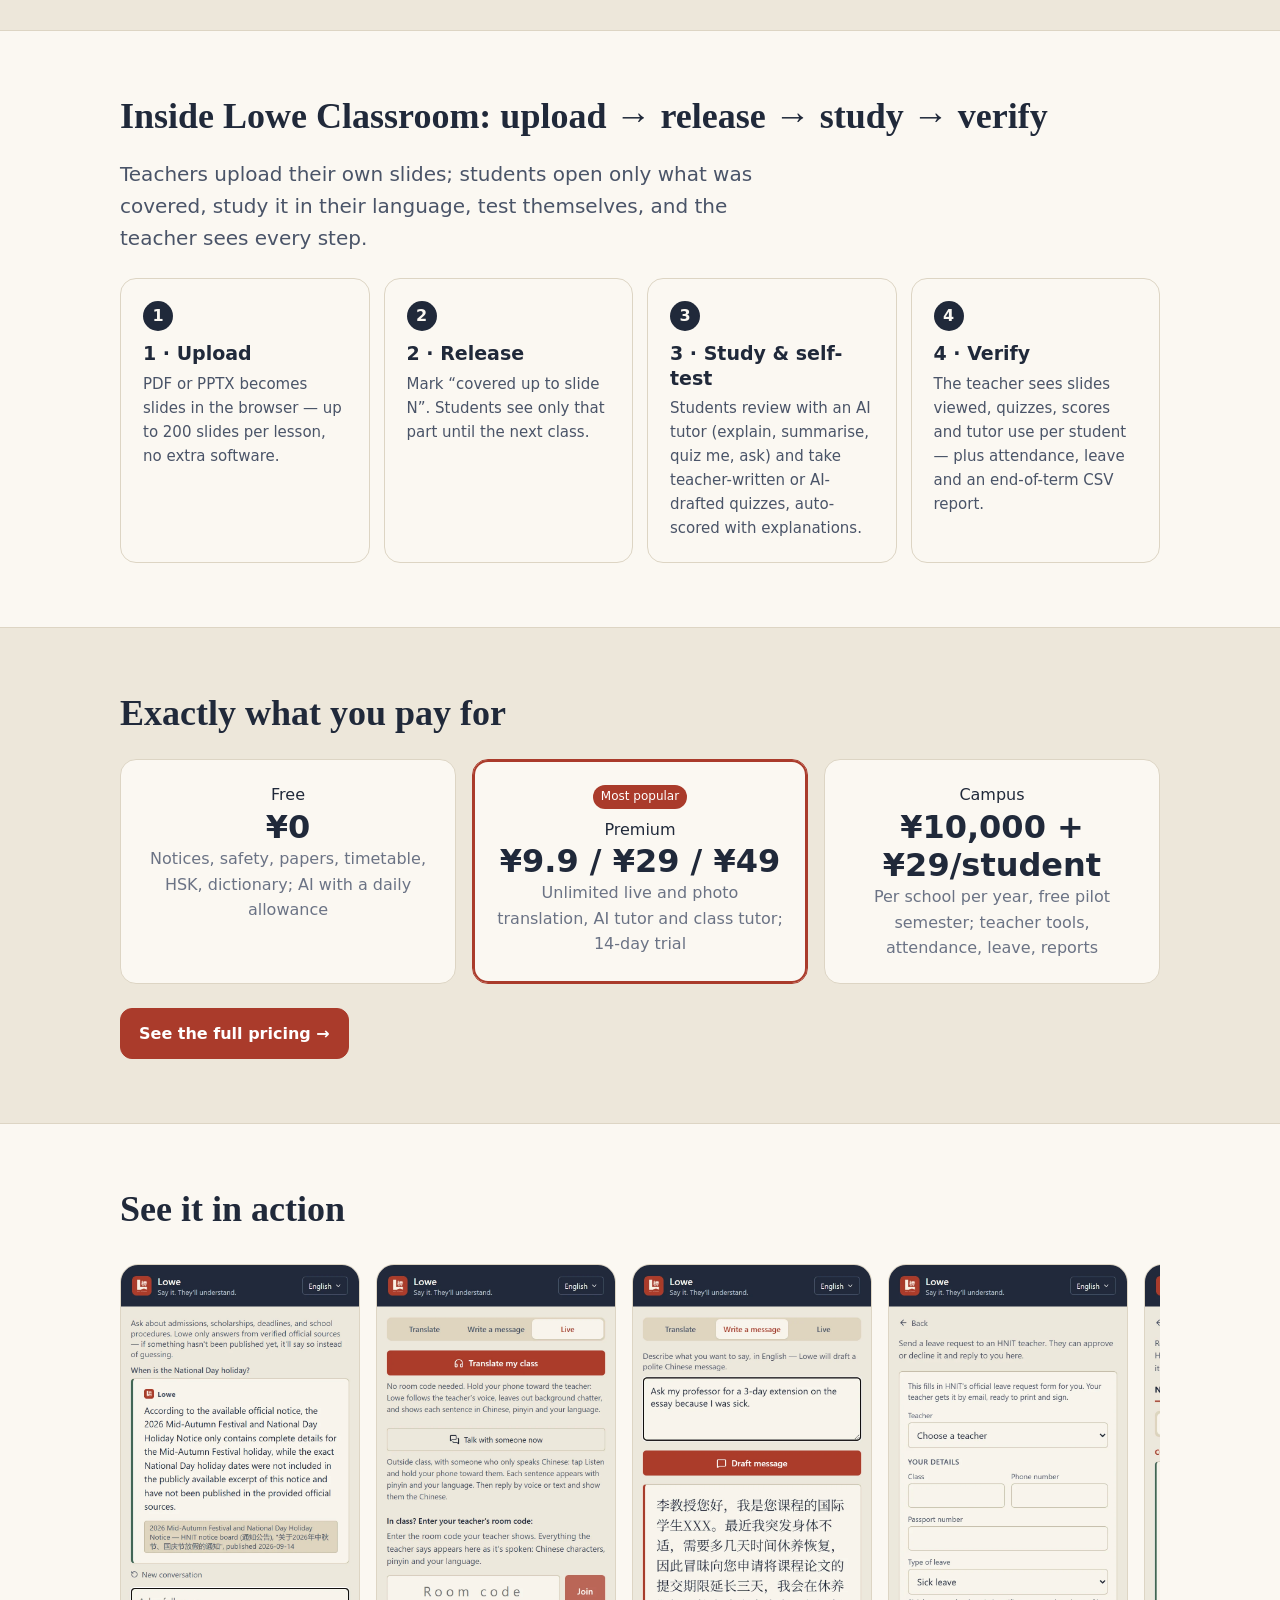
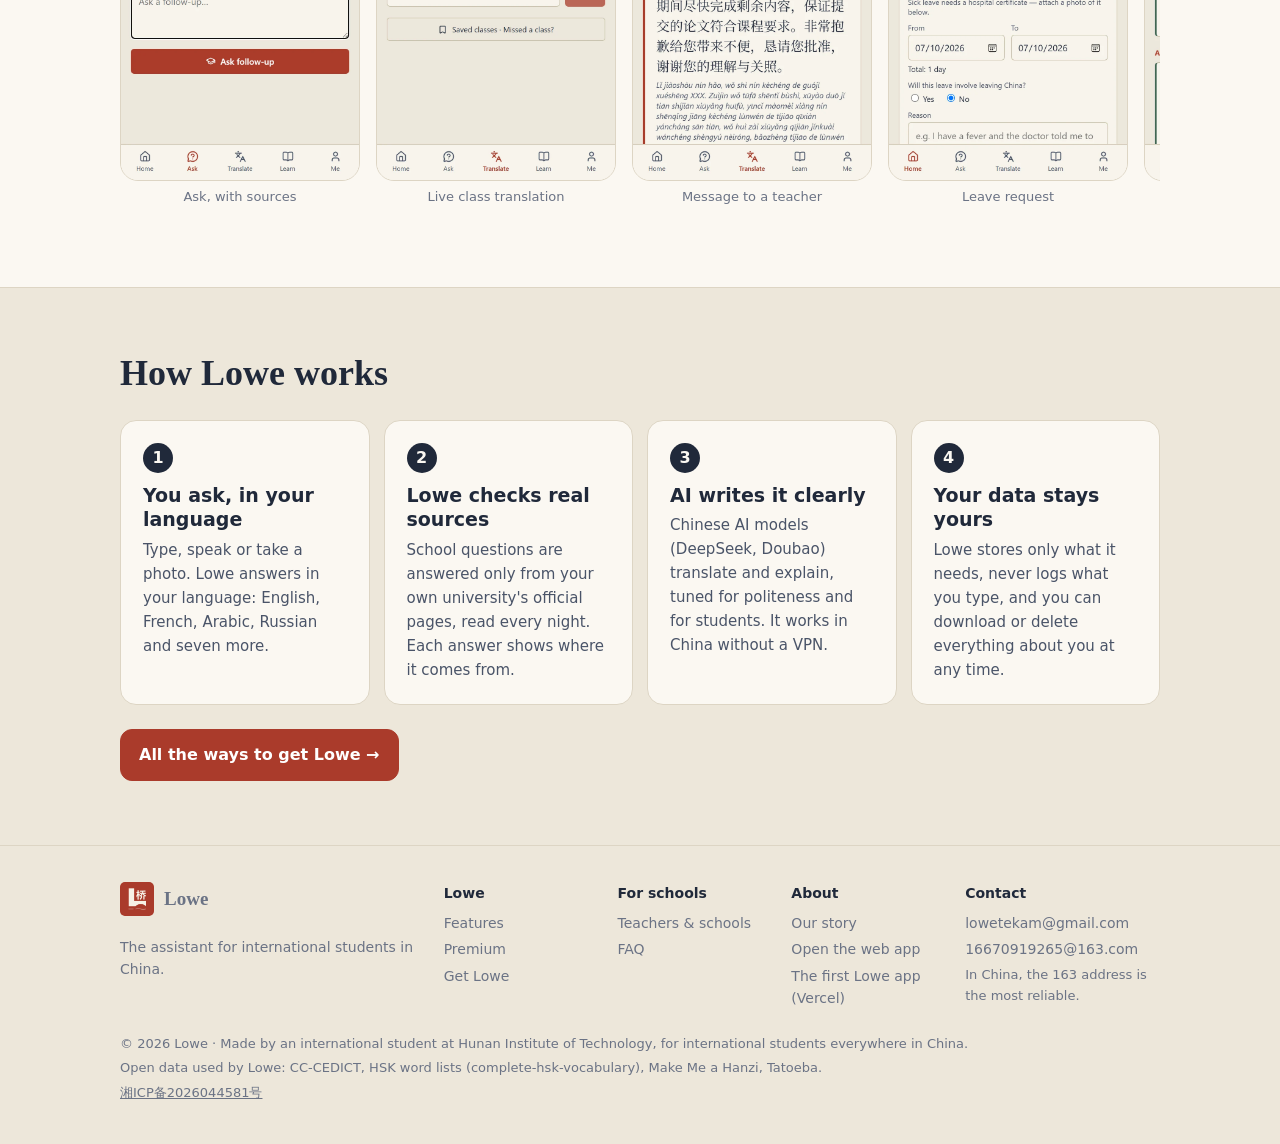
<file: features.html>
<!doctype html>
<html lang="en">
<head>
<meta charset="utf-8">
<meta name="viewport" content="width=device-width, initial-scale=1">
<title>Features · Lowe</title>
<meta name="description" content="What Lowe does for international students at HNIT, USC and HYNU: translation in 11 languages, polite messages to teachers, official school answers from your own university, live class translation, teachers' slides, notices, leave requests, tuition and paperwork guides, Chinese study and safety.">
<meta name="theme-color" content="#20293A">
<link rel="canonical" href="https://sanzoked-lab.github.io/lowe/features.html">
<meta property="og:type" content="website">
<meta property="og:site_name" content="Lowe">
<meta property="og:title" content="Features · Lowe">
<meta property="og:description" content="What Lowe does for international students at HNIT, USC and HYNU: translation in 11 languages, polite messages to teachers, official school answers from your own university, live class translation, teachers' slides, notices, leave requests, tuition and paperwork guides, Chinese study and safety.">
<meta property="og:url" content="https://sanzoked-lab.github.io/lowe/features.html">
<meta property="og:image" content="https://sanzoked-lab.github.io/lowe/img/translate.webp">
<link rel="icon" href="img/logo.png">
<link rel="stylesheet" href="style.css">
</head>
<body>
<a class="skip" href="#main" data-i18n="nav.skip">Skip to content</a>
<header class="top"><div class="wrap">
  <a class="brand" href="index.html" aria-label="Lowe home"><img class="seal" src="img/logo.png" alt="" width="34" height="34">Lowe</a>
  <nav class="links" aria-label="Main">
    <a href="features.html" data-i18n="nav.features" aria-current="page">Features</a>
    <a href="teachers.html" data-i18n="nav.teachers">Teachers &amp; schools</a>
    <a href="premium.html" data-i18n="nav.premium">Premium</a>
    <a href="about.html" data-i18n="nav.about">About</a>
    <a href="faq.html" data-i18n="nav.faq">FAQ</a>
  </nav>
  <a class="btn primary small" href="download.html" data-i18n="nav.get">Get Lowe</a>
  <div class="lang" role="group" aria-label="Language">
    <button data-lang="en" aria-pressed="true">EN</button><button data-lang="zh" aria-pressed="false">中文</button><button data-lang="fr" aria-pressed="false">FR</button>
  </div>
</div></header>

<main id="main">
<section class="page-head"><div class="wrap">
  <p class="eyebrow" data-i18n="features.eye">For students</p>
  <h1 data-i18n="features.title">Everything a student needs, in one place</h1>
  <p class="lead" data-i18n="features.lead2">From your first notice to your final exam, Lowe turns Chinese into something you can understand and act on, in seconds and in your own language.</p>
  <ul class="highlights"><li data-i18n="features.h1">11 languages, with pinyin</li><li data-i18n="features.h2">School answers with the official source</li><li data-i18n="features.h3">Works in China, no VPN</li></ul>
</div></section>

<section><div class="wrap">
  <div class="cards">
    <div class="card"><div class="ic">🔤</div><h3 data-i18n="f.translate.t">Translate anything</h3><p data-i18n="f.translate.d">Between any two of 11 languages, with pinyin. Type, speak, or take a photo of a notice. Adjusts the tone to the situation: teacher, bank, hospital, landlord.</p></div>
    <div class="card"><div class="ic">✉️</div><h3 data-i18n="f.draft.t">Write to your teacher</h3><p data-i18n="f.draft.d">Say what you need in your language; Lowe writes a polite Chinese message, with a back-translation so you know exactly what you send.</p></div>
    <div class="card"><div class="ic">🏫</div><h3 data-i18n="f.ask.t">Ask about your school</h3><p data-i18n="f.ask.d">Answers only from your own university's official websites, with the source. If it hasn't been published, Lowe says so instead of guessing.</p></div>
    <div class="card"><div class="ic">📡</div><h3 data-i18n="f.live.t">Understand your classes</h3><p data-i18n="f.live.d">Hold your phone toward the teacher: Lowe shows what is said in Chinese, with pinyin and a translation, sentence by sentence. Keep the class to read again later.</p></div>
    <div class="card"><div class="ic">🎓</div><h3 data-i18n="f.classroom.t">Study your teacher's slides</h3><p data-i18n="f.classroom.d">Teachers upload their slides; you review only what was covered, with an AI tutor and self-tests in your language — then the teacher sees your progress.</p></div>
    <div class="card"><div class="ic">📋</div><h3 data-i18n="f.notices.t">Never miss a notice</h3><p data-i18n="f.notices.d">Your own university's international office notices and your teachers' announcements, translated, in one list — with a "for foreign students" filter. The last 7 days of notices are translated into English first.</p></div>
    <div class="card"><div class="ic">🗓️</div><h3 data-i18n="f.leave.t">Ask for leave properly</h3><p data-i18n="f.leave.d">Fill in your university's leave form on your phone, sign with your finger, attach proof. Your teacher approves it in one tap.</p></div>
    <div class="card"><div class="ic">📚</div><h3 data-i18n="f.learn.t">Learn Chinese</h3><p data-i18n="f.learn.d">HSK vocabulary with spaced review, a graded reader that shows which words are above your level, and a full dictionary.</p></div>
    <div class="card"><div class="ic">🧾</div><h3 data-i18n="f.papers.t">Handle paperwork</h3><p data-i18n="f.papers.d">Step-by-step guides for the residence permit, a bank card, a SIM card and tuition payment, with your own university's fees, offices and payment steps.</p></div>
    <div class="card"><div class="ic">🏛️</div><h3 data-i18n="f.school.t">Three universities, one account</h3><p data-i18n="f.school.d">Choose your university when you open Lowe. HNIT, USC and HYNU each get their own answers, notices, safety contacts, guides, tuition figures and majors — never mixed up.</p></div>
    <div class="card"><div class="ic">🔄</div><h3 data-i18n="f.update.t">Kept up to date every night</h3><p data-i18n="f.update.d">Lowe reads 12 official websites of the three universities every night (2,643 pages and 7,779 searchable passages so far), so new notices and changed rules become answerable the next morning, with the page they came from.</p></div>
    <div class="card"><div class="ic">🛟</div><h3 data-i18n="f.safety.t">Help when it matters</h3><p data-i18n="f.safety.d">Campus security, the international office and emergency numbers, with ready-made phrases to show a taxi driver, a pharmacist or a doctor.</p></div>
  </div>
</div></section>

<section class="alt"><div class="wrap">
  <h2 data-i18n="cr.title">Inside Lowe Classroom: upload → release → study → verify</h2>
  <p class="lead" data-i18n="cr.lead">Teachers upload their own slides; students open only what was covered, study it in their language, test themselves, and the teacher sees every step.</p>
  <div class="steps">
    <div class="card"><h3 data-i18n="cr.s1.t">1 · Upload</h3><p data-i18n="cr.s1.d">PDF or PPTX becomes slides in the browser — up to 200 slides per lesson, no extra software.</p></div>
    <div class="card"><h3 data-i18n="cr.s2.t">2 · Release</h3><p data-i18n="cr.s2.d">Mark “covered up to slide N”. Students see only that part until the next class.</p></div>
    <div class="card"><h3 data-i18n="cr.s3.t">3 · Study & self-test</h3><p data-i18n="cr.s3.d">Students review with an AI tutor (explain, summarise, quiz me, ask) and take teacher-written or AI-drafted quizzes, auto-scored with explanations.</p></div>
    <div class="card"><h3 data-i18n="cr.s4.t">4 · Verify</h3><p data-i18n="cr.s4.d">The teacher sees slides viewed, quizzes, scores and tutor use per student — plus attendance, leave and an end-of-term CSV report.</p></div>
  </div>
</div></section>

<section><div class="wrap">
  <h2 data-i18n="pay.title">Exactly what you pay for</h2>
  <div class="plans">
    <div class="card plan"><div data-i18n="pay.free">Free</div><div class="price">¥0</div><div class="muted" data-i18n="pay.free.d">Notices, safety, papers, timetable, HSK, dictionary; AI with a daily allowance</div></div>
    <div class="card plan best"><span class="tag" data-i18n="pay.pop">Most popular</span><div data-i18n="pay.prem">Premium</div><div class="price">¥9.9 / ¥29 / ¥49</div><div class="muted" data-i18n="pay.prem.d">Unlimited live and photo translation, AI tutor and class tutor; 14-day trial</div></div>
    <div class="card plan"><div data-i18n="pay.campus">Campus</div><div class="price">¥10,000 + ¥29/student</div><div class="muted" data-i18n="pay.campus.d">Per school per year, free pilot semester; teacher tools, attendance, leave, reports</div></div>
  </div>
  <div class="cta"><a class="btn primary" href="premium.html" data-i18n="pay.btn">See the full pricing →</a></div>
</div></section>

<section class="alt"><div class="wrap">
  <h2 data-i18n="shots.title">See it in action</h2>
  <div class="shots" aria-label="Screens of the app">
    <figure><img src="img/ask.webp" alt="Ask: answers with official sources" loading="lazy" width="780" height="1688"><figcaption data-i18n="shot.ask">Ask, with sources</figcaption></figure>
    <figure><img src="img/live.webp" alt="Live class translation" loading="lazy" width="780" height="1688"><figcaption data-i18n="shot.live">Live class translation</figcaption></figure>
    <figure><img src="img/draft.webp" alt="Polite message to a teacher" loading="lazy" width="780" height="1688"><figcaption data-i18n="shot.draft">Message to a teacher</figcaption></figure>
    <figure><img src="img/leave.webp" alt="Official leave request" loading="lazy" width="780" height="1688"><figcaption data-i18n="shot.leave">Leave request</figcaption></figure>
    <figure><img src="img/notices.webp" alt="School notices" loading="lazy" width="780" height="1688"><figcaption data-i18n="shot.notices">School notices</figcaption></figure>
    <figure><img src="img/hsk.webp" alt="HSK study" loading="lazy" width="780" height="1688"><figcaption data-i18n="shot.hsk">HSK study</figcaption></figure>
    <figure><img src="img/papers.webp" alt="Paperwork guides" loading="lazy" width="780" height="1688"><figcaption data-i18n="shot.papers">Paperwork guides</figcaption></figure>
    <figure><img src="img/safety.webp" alt="Safety and emergency" loading="lazy" width="780" height="1688"><figcaption data-i18n="shot.safety">Safety</figcaption></figure>
  </div>
</div></section>

<section><div class="wrap">
  <h2 data-i18n="how.title">How Lowe works</h2>
  <div class="steps">
    <div class="card"><h3 data-i18n="how.s1.t">You ask, in your language</h3><p data-i18n="how.s1.d">Type, speak or take a photo. Lowe answers in your language: English, French, Arabic, Russian and seven more.</p></div>
    <div class="card"><h3 data-i18n="how.s2.t">Lowe checks real sources</h3><p data-i18n="how.s2.d">School questions are answered only from your own university's official pages, read every night. Each answer shows where it comes from.</p></div>
    <div class="card"><h3 data-i18n="how.s3.t">AI writes it clearly</h3><p data-i18n="how.s3.d">Chinese AI models (DeepSeek, Doubao) translate and explain, tuned for politeness and for students. It works in China without a VPN.</p></div>
    <div class="card"><h3 data-i18n="how.s4.t">Your data stays yours</h3><p data-i18n="how.s4.d">Lowe stores only what it needs, never logs what you type, and you can download or delete everything about you at any time.</p></div>
  </div>
  <div class="cta"><a class="btn primary" href="download.html" data-i18n="home.cta.btn">All the ways to get Lowe →</a></div>
</div></section>
</main>

<footer><div class="wrap">
  <div class="cols">
    <div>
      <a class="brand" href="index.html"><img class="seal" src="img/logo.png" alt="" width="34" height="34">Lowe</a>
      <p data-i18n="foot.tag">The assistant for international students in China.</p>
    </div>
    <div>
      <h4 data-i18n="foot.c1">Lowe</h4>
      <a href="features.html" data-i18n="nav.features">Features</a>
      <a href="premium.html" data-i18n="nav.premium">Premium</a>
      <a href="download.html" data-i18n="nav.get">Get Lowe</a>
    </div>
    <div>
      <h4 data-i18n="foot.c2">For schools</h4>
      <a href="teachers.html" data-i18n="nav.teachers">Teachers &amp; schools</a>
      <a href="faq.html" data-i18n="nav.faq">FAQ</a>
    </div>
    <div>
      <h4 data-i18n="foot.c3">About</h4>
      <a href="about.html" data-i18n="foot.story">Our story</a>
      <a href="https://lowecampuse.com/" data-i18n="foot.web">Open the web app</a>
      <a href="https://lowe-app-nine.vercel.app/" data-i18n="foot.first">The first Lowe app (Vercel)</a>
    </div>
    <div>
      <h4 data-i18n="foot.c4">Contact</h4>
      <a href="mailto:lowetekam@gmail.com">lowetekam@gmail.com</a>
      <a href="mailto:16670919265@163.com">16670919265@163.com</a>
      <p class="small" data-i18n="foot.cn">In China, the 163 address is the most reliable.</p>
    </div>
  </div>
  <p class="small">© 2026 Lowe · <span data-i18n="foot.made">Made by an international student at Hunan Institute of Technology, for international students everywhere in China.</span></p>
  <p class="small" data-i18n="foot.data">Open data used by Lowe: CC-CEDICT, HSK word lists (complete-hsk-vocabulary), Make Me a Hanzi, Tatoeba.</p>
  <p class="small"><a href="https://beian.miit.gov.cn/" rel="noopener">湘ICP备2026044581号</a></p>
</div></footer>

<script src="i18n.js"></script>
</body>
</html>
</file>
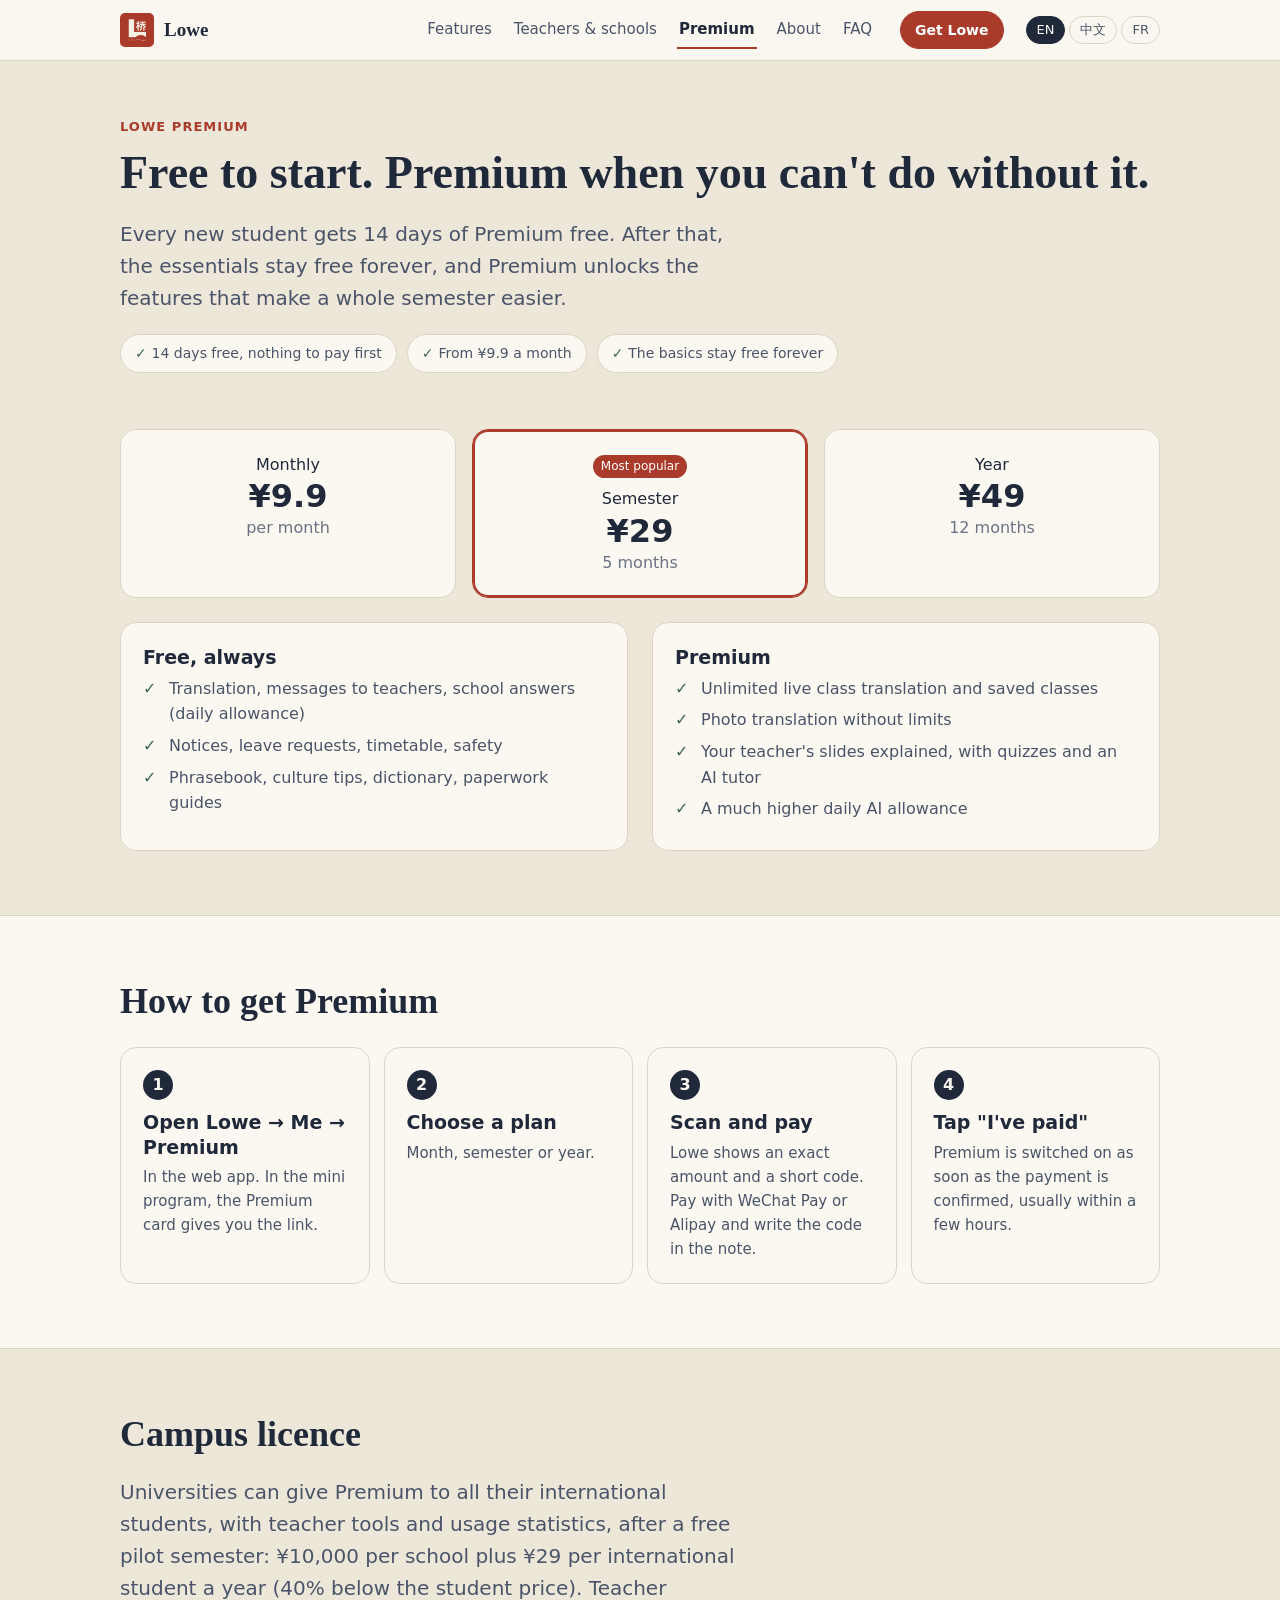
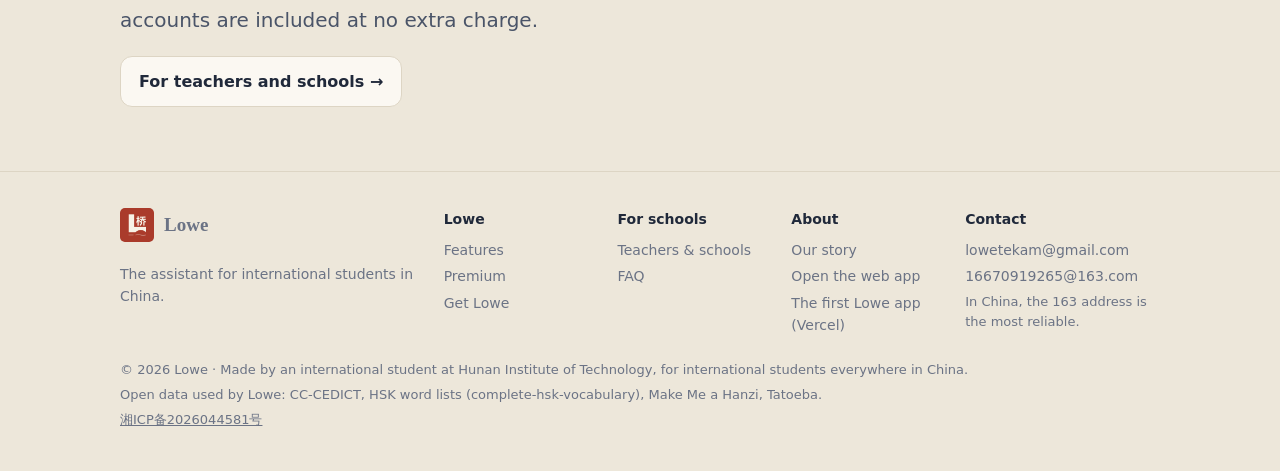
<file: premium.html>
<!doctype html>
<html lang="en">
<head>
<meta charset="utf-8">
<meta name="viewport" content="width=device-width, initial-scale=1">
<title>Lowe Premium · Lowe</title>
<meta name="description" content="Lowe Premium: 14 days free for every new student, then ¥9.9 a month, ¥29 a semester or ¥49 a year. Unlimited live class translation, photo translation and an AI tutor. Campus licences for universities.">
<meta name="theme-color" content="#20293A">
<link rel="canonical" href="https://sanzoked-lab.github.io/lowe/premium.html">
<meta property="og:type" content="website">
<meta property="og:site_name" content="Lowe">
<meta property="og:title" content="Lowe Premium · Lowe">
<meta property="og:description" content="Lowe Premium: 14 days free for every new student, then ¥9.9 a month, ¥29 a semester or ¥49 a year. Unlimited live class translation, photo translation and an AI tutor. Campus licences for universities.">
<meta property="og:url" content="https://sanzoked-lab.github.io/lowe/premium.html">
<meta property="og:image" content="https://sanzoked-lab.github.io/lowe/img/translate.webp">
<link rel="icon" href="img/logo.png">
<link rel="stylesheet" href="style.css">
</head>
<body>
<a class="skip" href="#main" data-i18n="nav.skip">Skip to content</a>
<header class="top"><div class="wrap">
  <a class="brand" href="index.html" aria-label="Lowe home"><img class="seal" src="img/logo.png" alt="" width="34" height="34">Lowe</a>
  <nav class="links" aria-label="Main">
    <a href="features.html" data-i18n="nav.features">Features</a>
    <a href="teachers.html" data-i18n="nav.teachers">Teachers &amp; schools</a>
    <a href="premium.html" data-i18n="nav.premium" aria-current="page">Premium</a>
    <a href="about.html" data-i18n="nav.about">About</a>
    <a href="faq.html" data-i18n="nav.faq">FAQ</a>
  </nav>
  <a class="btn primary small" href="download.html" data-i18n="nav.get">Get Lowe</a>
  <div class="lang" role="group" aria-label="Language">
    <button data-lang="en" aria-pressed="true">EN</button><button data-lang="zh" aria-pressed="false">中文</button><button data-lang="fr" aria-pressed="false">FR</button>
  </div>
</div></header>

<main id="main">
<section class="page-head"><div class="wrap">
  <p class="eyebrow" data-i18n="p.eye">Lowe Premium</p>
  <h1 data-i18n="p.title">Free to start. Premium when you can't do without it.</h1>
  <p class="lead" data-i18n="p.lead">Every new student gets 14 days of Premium free. After that, the essentials stay free forever, and Premium unlocks the features that make a whole semester easier.</p>
  <ul class="highlights"><li data-i18n="p.h1">14 days free, nothing to pay first</li><li data-i18n="p.h2">From ¥9.9 a month</li><li data-i18n="p.h3">The basics stay free forever</li></ul>
</div></section>

<section><div class="wrap">
  <div class="plans">
    <div class="card plan"><div data-i18n="p.month">Monthly</div><div class="price">¥9.9</div><div class="muted" data-i18n="p.permonth">per month</div></div>
    <div class="card plan best"><span class="tag" data-i18n="p.popular">Most popular</span><div data-i18n="p.semester">Semester</div><div class="price">¥29</div><div class="muted" data-i18n="p.persem">5 months</div></div>
    <div class="card plan"><div data-i18n="p.year">Year</div><div class="price">¥49</div><div class="muted" data-i18n="p.peryear">12 months</div></div>
  </div>
  <div class="split">
    <div class="card"><h3 data-i18n="p.free">Free, always</h3>
      <ul class="check"><li data-i18n="p.f1">Translation, messages to teachers, school answers (daily allowance)</li><li data-i18n="p.f2">Notices, leave requests, timetable, safety</li><li data-i18n="p.f3">Phrasebook, culture tips, dictionary, paperwork guides</li></ul></div>
    <div class="card"><h3 data-i18n="p.prem">Premium</h3>
      <ul class="check"><li data-i18n="p.p1">Unlimited live class translation and saved classes</li><li data-i18n="p.p2">Photo translation without limits</li><li data-i18n="p.p3">Your teacher's slides explained, with quizzes and an AI tutor</li><li data-i18n="p.p4">A much higher daily AI allowance</li></ul></div>
  </div>
</div></section>

<section class="alt"><div class="wrap">
  <h2 data-i18n="p.buy.title">How to get Premium</h2>
  <div class="steps">
    <div class="card"><h3 data-i18n="p.b1.t">Open Lowe → Me → Premium</h3><p data-i18n="p.b1.d">In the web app. In the mini program, the Premium card gives you the link.</p></div>
    <div class="card"><h3 data-i18n="p.b2.t">Choose a plan</h3><p data-i18n="p.b2.d">Month, semester or year.</p></div>
    <div class="card"><h3 data-i18n="p.b3.t">Scan and pay</h3><p data-i18n="p.b3.d">Lowe shows an exact amount and a short code. Pay with WeChat Pay or Alipay and write the code in the note.</p></div>
    <div class="card"><h3 data-i18n="p.b4.t">Tap "I've paid"</h3><p data-i18n="p.b4.d">Premium is switched on as soon as the payment is confirmed, usually within a few hours.</p></div>
  </div>
</div></section>

<section><div class="wrap">
  <h2 data-i18n="p.campus.title">Campus licence</h2>
  <p class="lead" data-i18n="p.campus.d">Universities can give Premium to all their international students, with teacher tools and usage statistics, after a free pilot semester: ¥10,000 per school plus ¥29 per international student a year (40% below the student price). Teacher accounts are included at no extra charge.</p>
  <a class="btn" href="teachers.html" data-i18n="p.campus.btn">For teachers and schools →</a>
</div></section>
</main>

<footer><div class="wrap">
  <div class="cols">
    <div>
      <a class="brand" href="index.html"><img class="seal" src="img/logo.png" alt="" width="34" height="34">Lowe</a>
      <p data-i18n="foot.tag">The assistant for international students in China.</p>
    </div>
    <div>
      <h4 data-i18n="foot.c1">Lowe</h4>
      <a href="features.html" data-i18n="nav.features">Features</a>
      <a href="premium.html" data-i18n="nav.premium">Premium</a>
      <a href="download.html" data-i18n="nav.get">Get Lowe</a>
    </div>
    <div>
      <h4 data-i18n="foot.c2">For schools</h4>
      <a href="teachers.html" data-i18n="nav.teachers">Teachers &amp; schools</a>
      <a href="faq.html" data-i18n="nav.faq">FAQ</a>
    </div>
    <div>
      <h4 data-i18n="foot.c3">About</h4>
      <a href="about.html" data-i18n="foot.story">Our story</a>
      <a href="https://lowecampuse.com/" data-i18n="foot.web">Open the web app</a>
      <a href="https://lowe-app-nine.vercel.app/" data-i18n="foot.first">The first Lowe app (Vercel)</a>
    </div>
    <div>
      <h4 data-i18n="foot.c4">Contact</h4>
      <a href="mailto:lowetekam@gmail.com">lowetekam@gmail.com</a>
      <a href="mailto:16670919265@163.com">16670919265@163.com</a>
      <p class="small" data-i18n="foot.cn">In China, the 163 address is the most reliable.</p>
    </div>
  </div>
  <p class="small">© 2026 Lowe · <span data-i18n="foot.made">Made by an international student at Hunan Institute of Technology, for international students everywhere in China.</span></p>
  <p class="small" data-i18n="foot.data">Open data used by Lowe: CC-CEDICT, HSK word lists (complete-hsk-vocabulary), Make Me a Hanzi, Tatoeba.</p>
  <p class="small"><a href="https://beian.miit.gov.cn/" rel="noopener">湘ICP备2026044581号</a></p>
</div></footer>

<script src="i18n.js"></script>
</body>
</html>
</file>
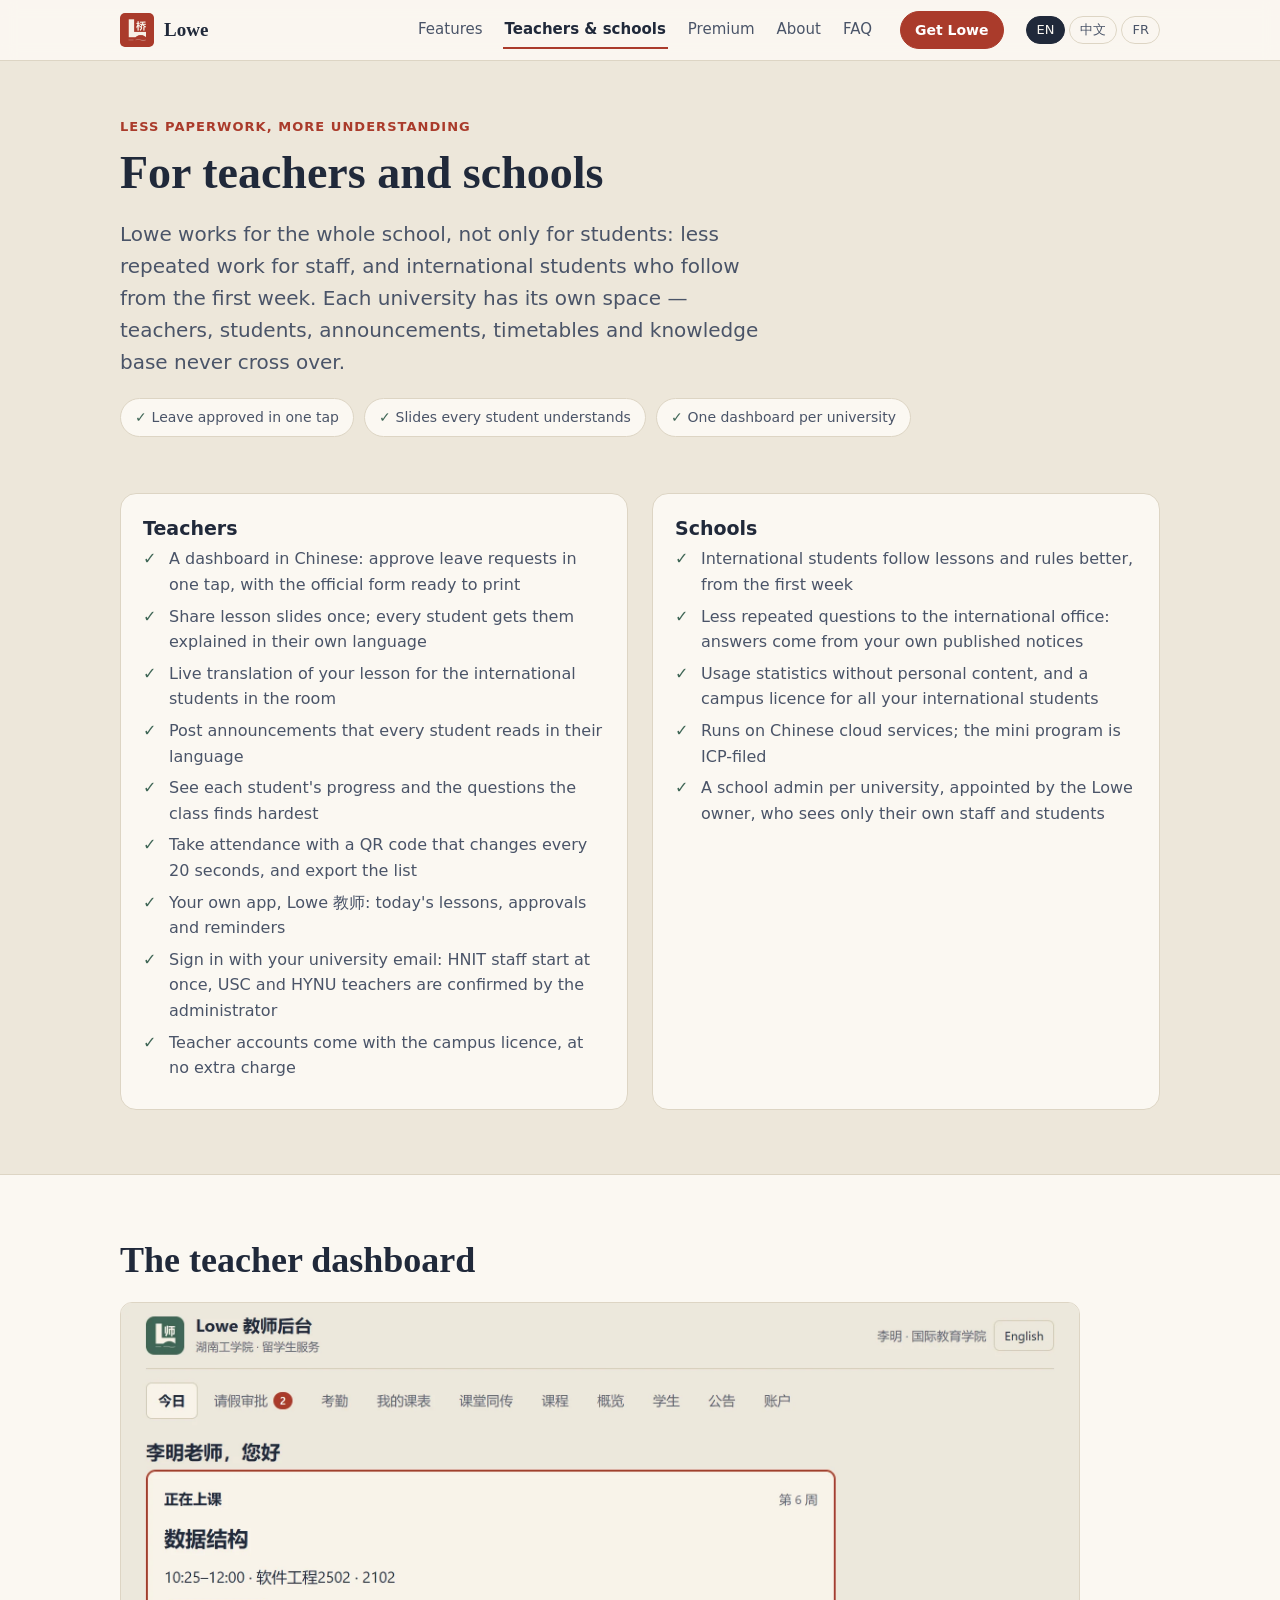
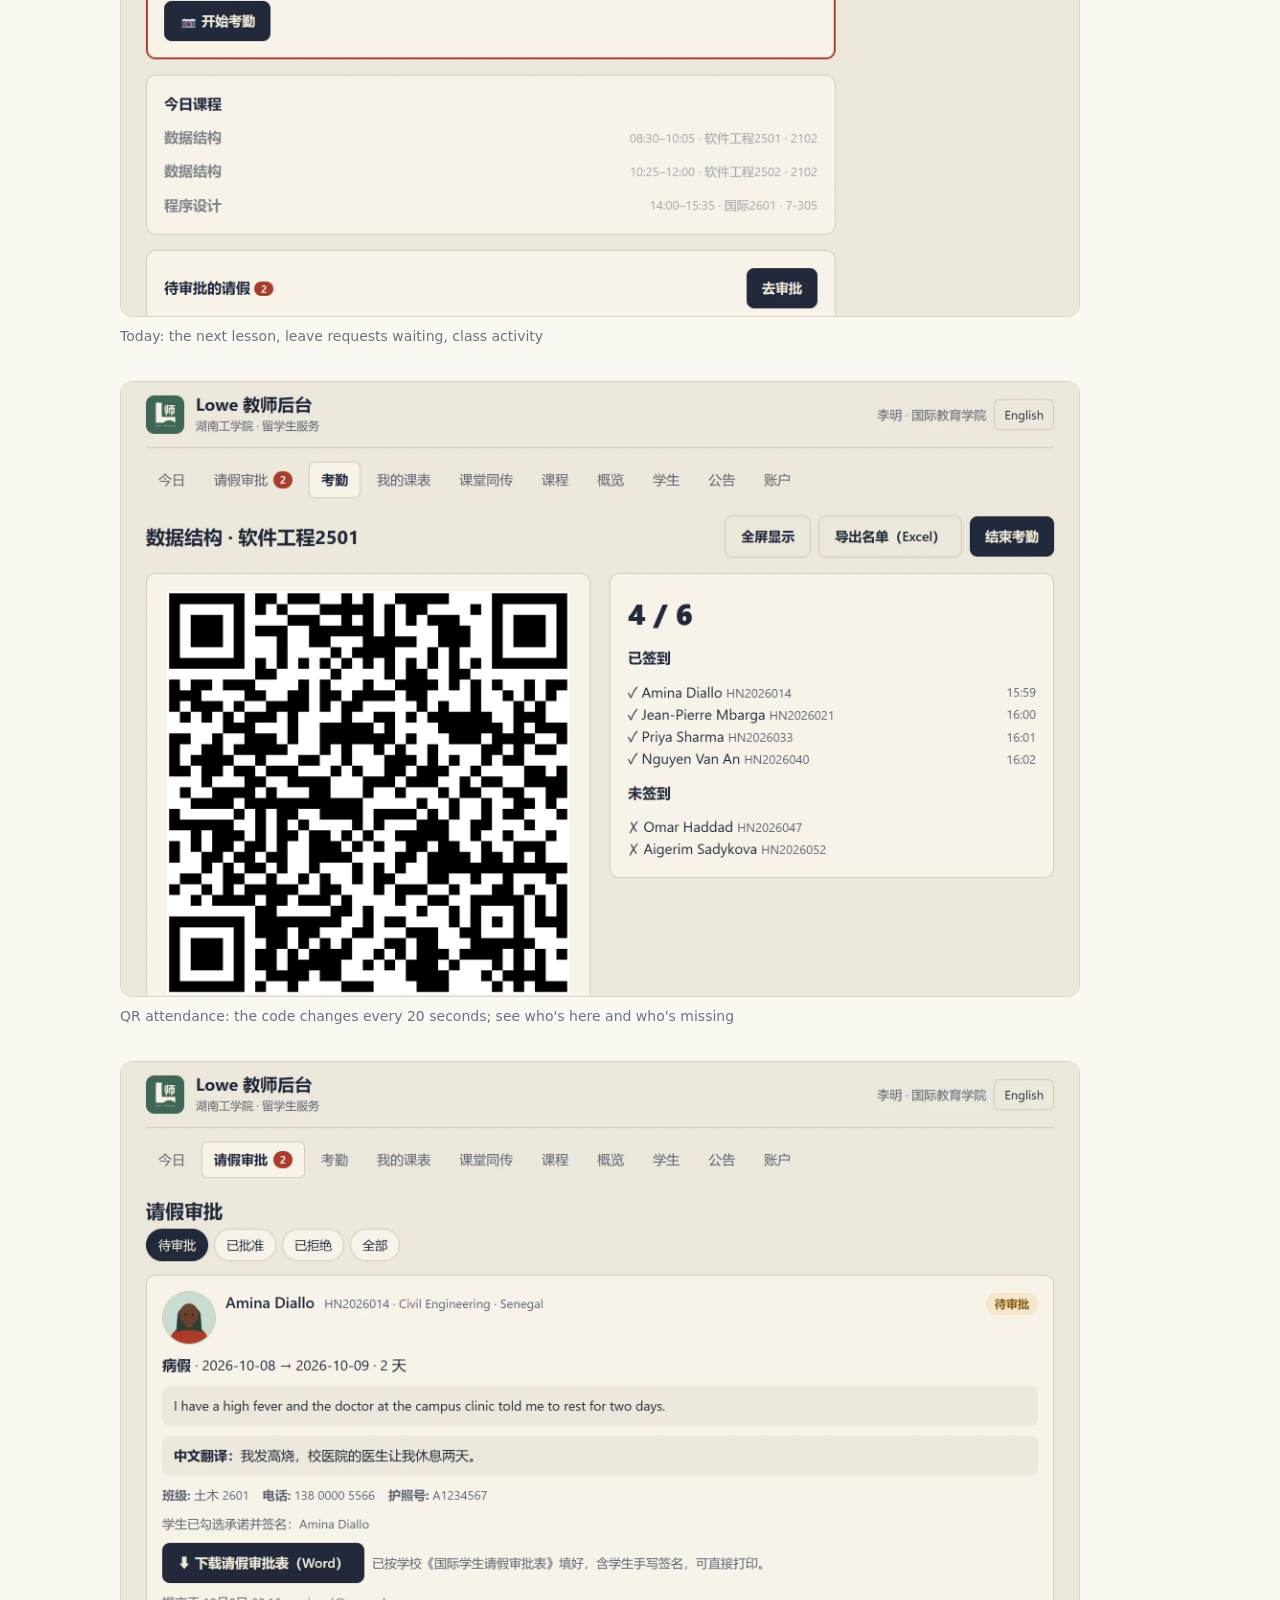
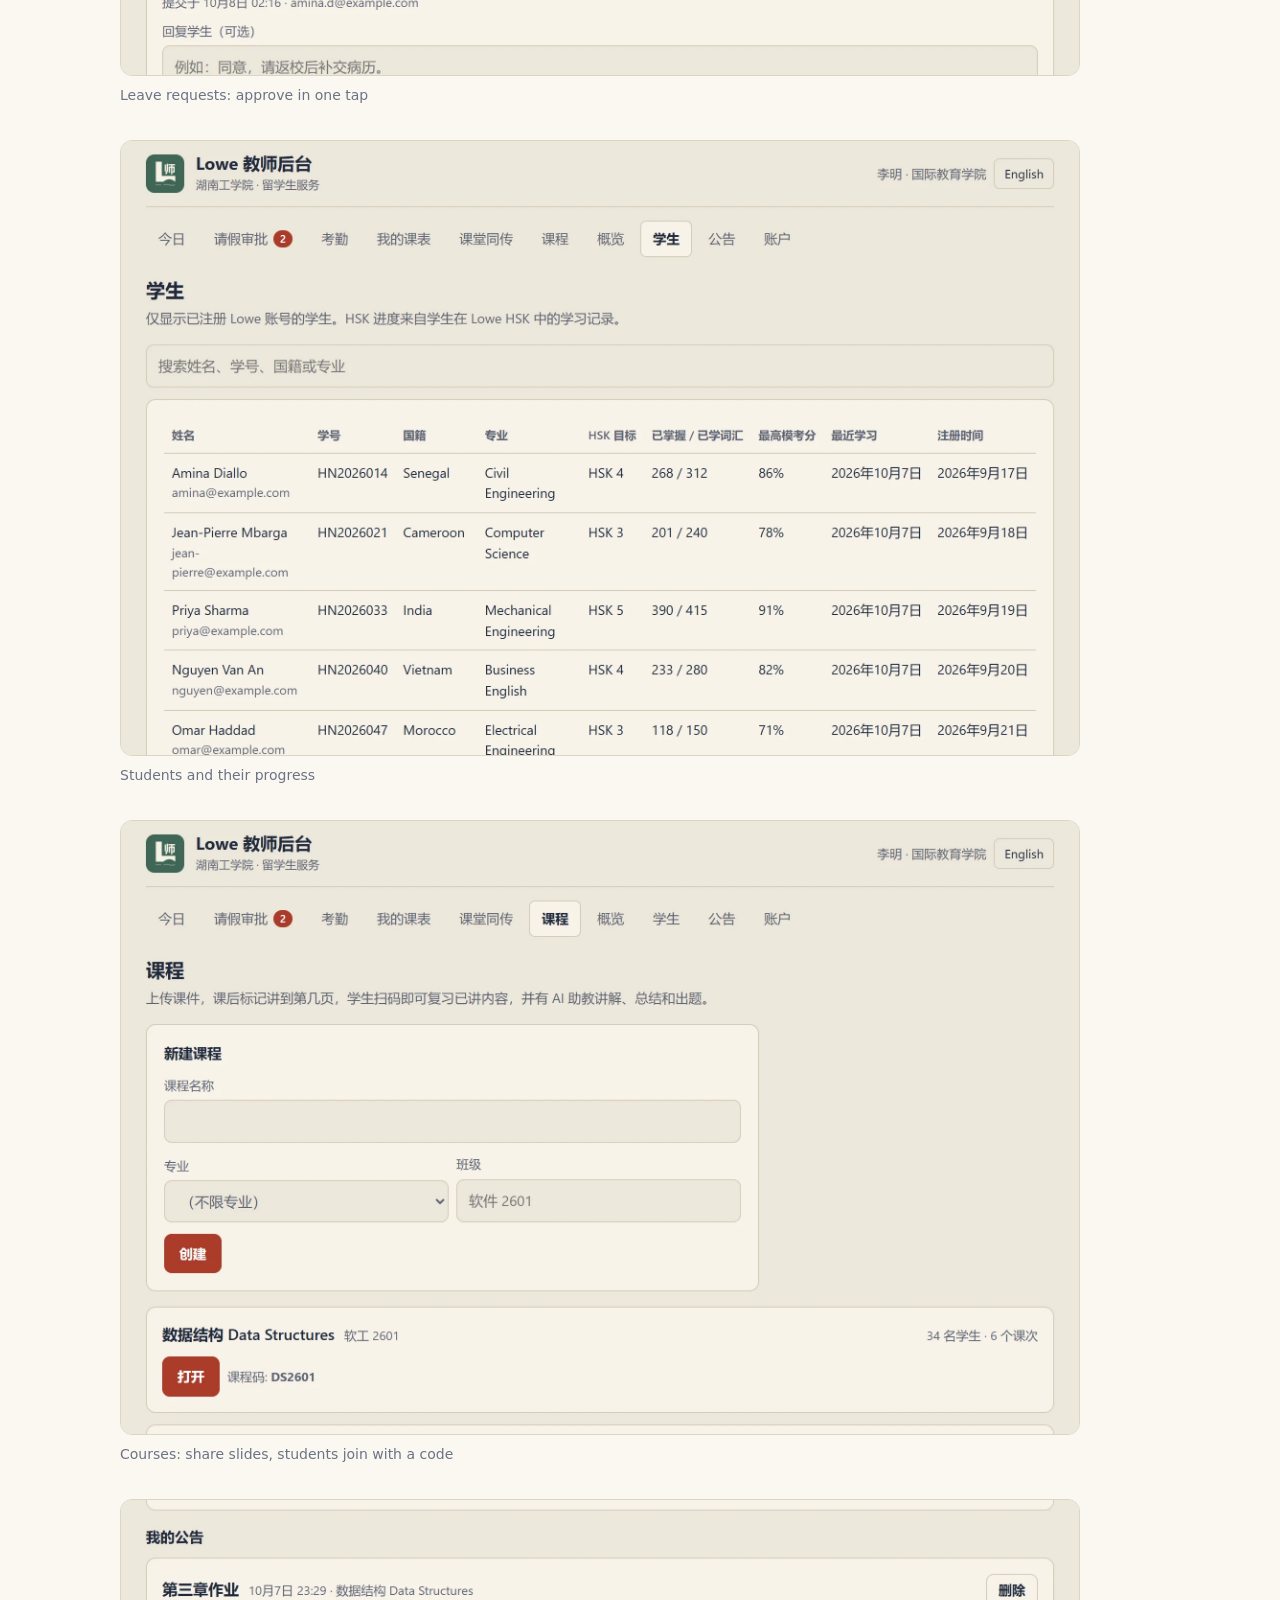
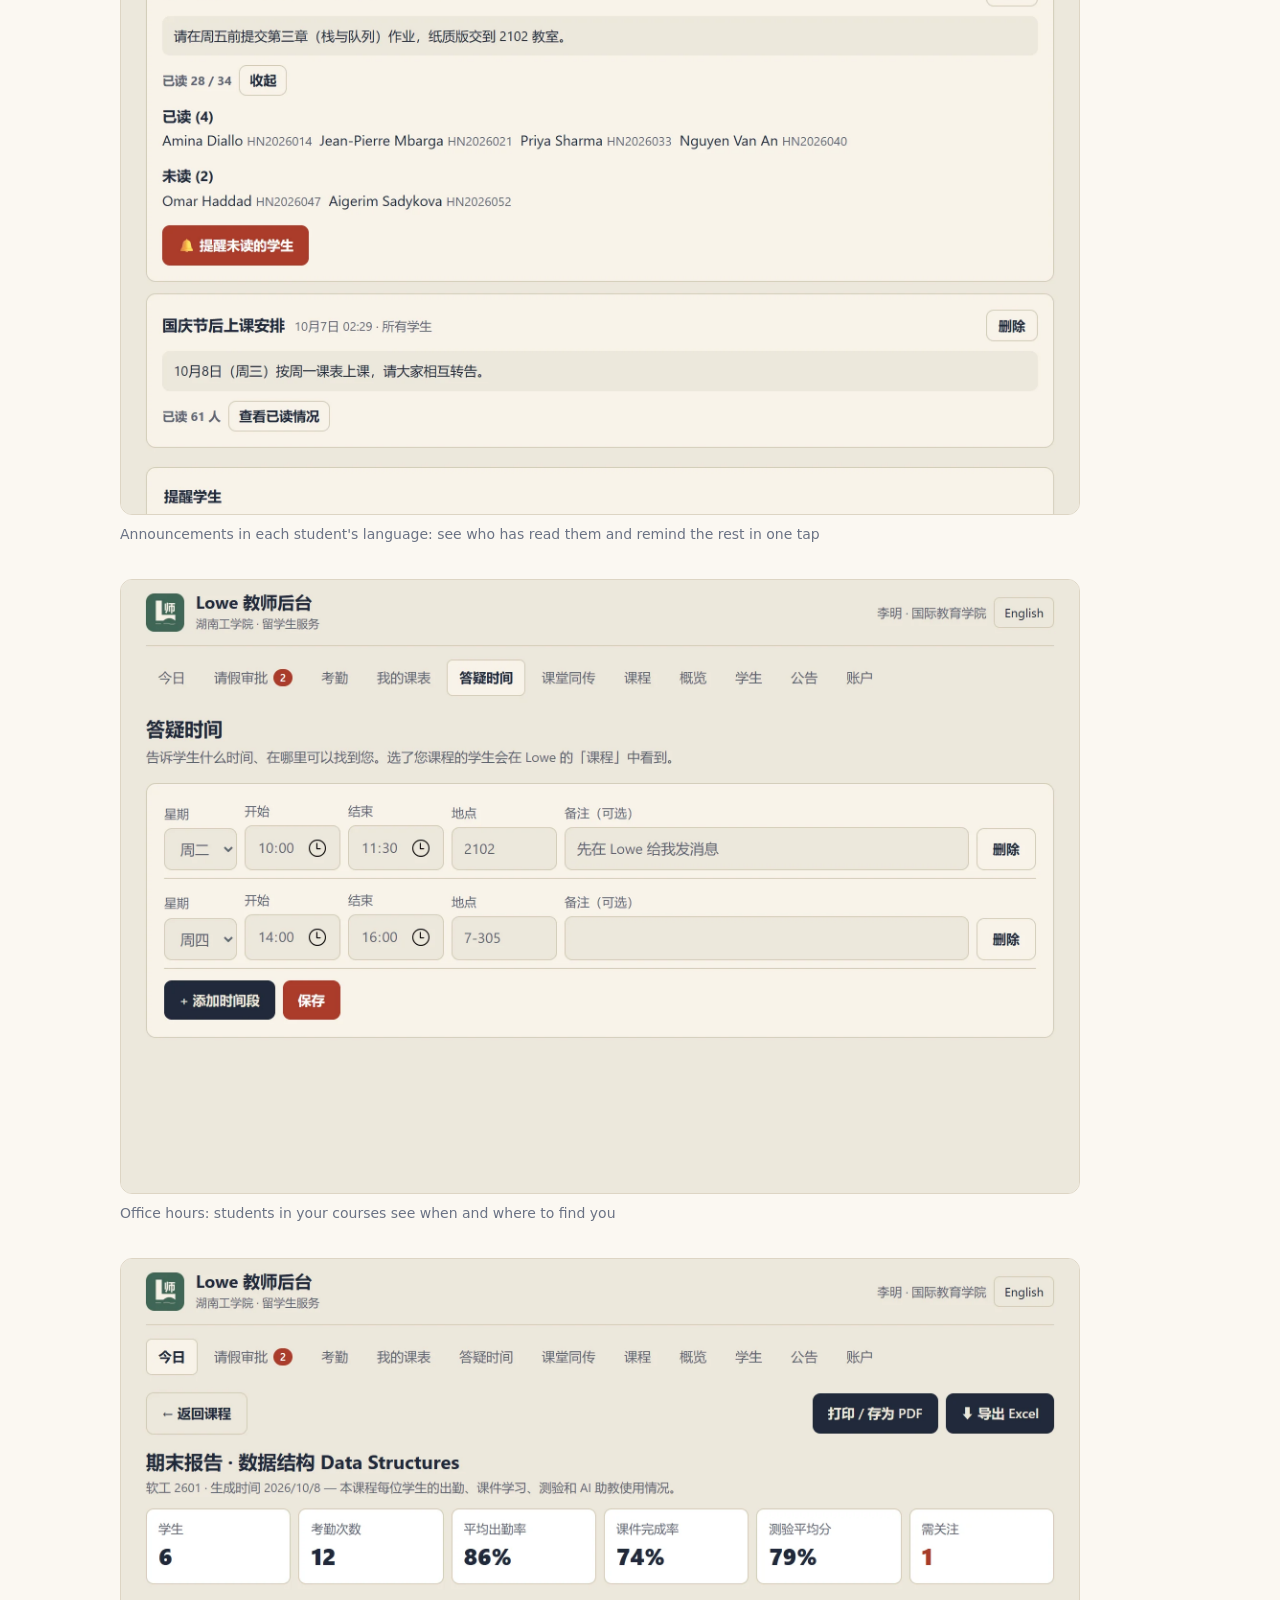
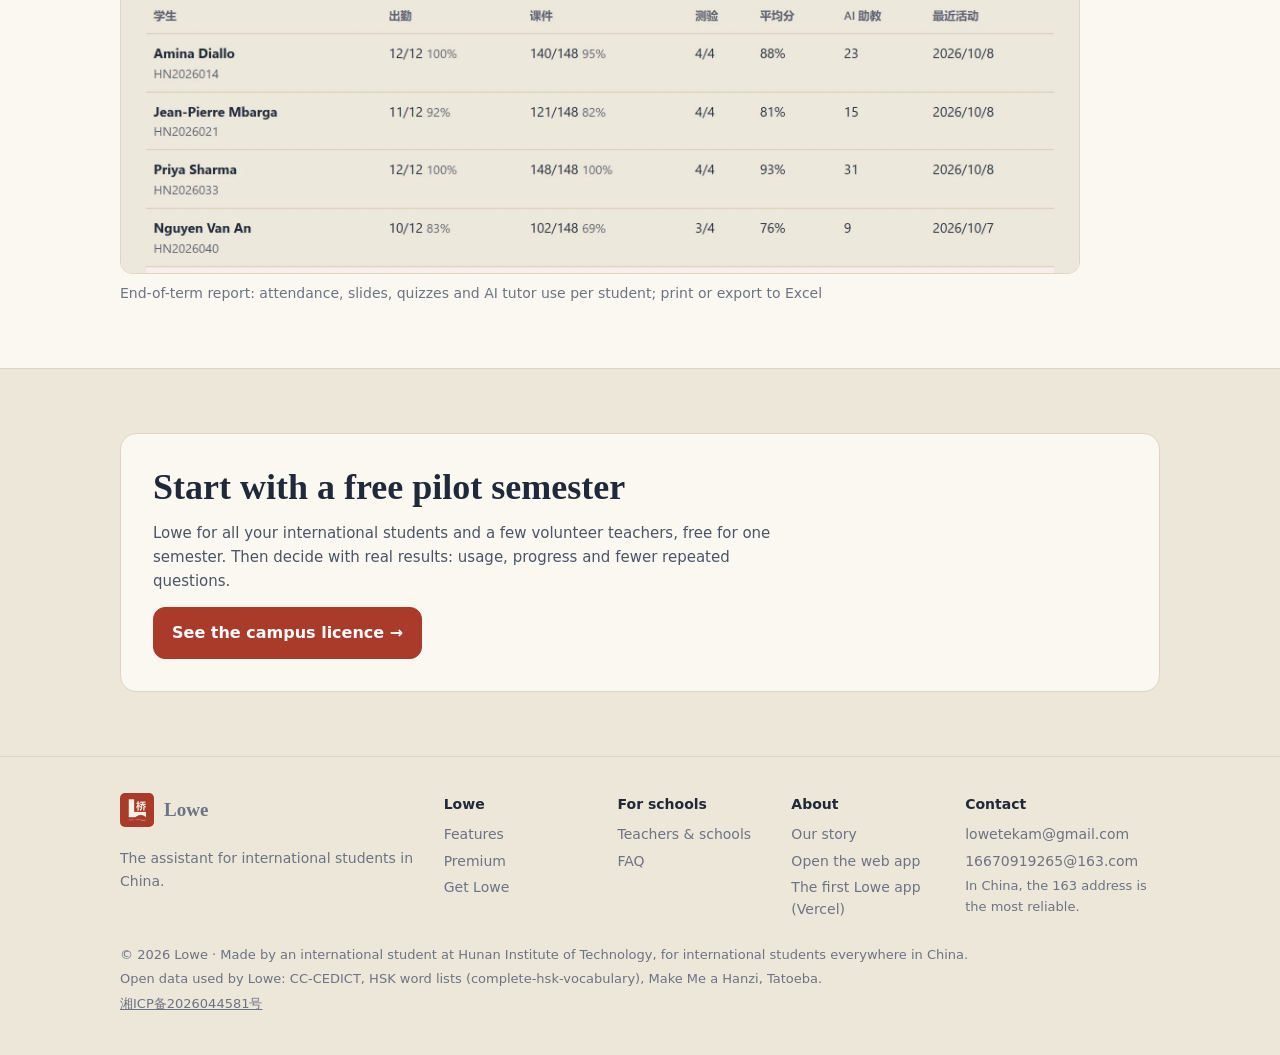
<file: teachers.html>
<!doctype html>
<html lang="en">
<head>
<meta charset="utf-8">
<meta name="viewport" content="width=device-width, initial-scale=1">
<title>For teachers and schools · Lowe</title>
<meta name="description" content="Lowe for teachers and universities in China: leave approvals in one tap, lesson slides every international student understands, live class translation, announcements in every language and a campus licence. Serving HNIT, USC and HYNU, each with its own students, staff and content.">
<meta name="theme-color" content="#20293A">
<link rel="canonical" href="https://sanzoked-lab.github.io/lowe/teachers.html">
<meta property="og:type" content="website">
<meta property="og:site_name" content="Lowe">
<meta property="og:title" content="For teachers and schools · Lowe">
<meta property="og:description" content="Lowe for teachers and universities in China: leave approvals in one tap, lesson slides every international student understands, live class translation, announcements in every language and a campus licence. Serving HNIT, USC and HYNU, each with its own students, staff and content.">
<meta property="og:url" content="https://sanzoked-lab.github.io/lowe/teachers.html">
<meta property="og:image" content="https://sanzoked-lab.github.io/lowe/img/translate.webp">
<link rel="icon" href="img/logo.png">
<link rel="stylesheet" href="style.css">
</head>
<body>
<a class="skip" href="#main" data-i18n="nav.skip">Skip to content</a>
<header class="top"><div class="wrap">
  <a class="brand" href="index.html" aria-label="Lowe home"><img class="seal" src="img/logo.png" alt="" width="34" height="34">Lowe</a>
  <nav class="links" aria-label="Main">
    <a href="features.html" data-i18n="nav.features">Features</a>
    <a href="teachers.html" data-i18n="nav.teachers" aria-current="page">Teachers &amp; schools</a>
    <a href="premium.html" data-i18n="nav.premium">Premium</a>
    <a href="about.html" data-i18n="nav.about">About</a>
    <a href="faq.html" data-i18n="nav.faq">FAQ</a>
  </nav>
  <a class="btn primary small" href="download.html" data-i18n="nav.get">Get Lowe</a>
  <div class="lang" role="group" aria-label="Language">
    <button data-lang="en" aria-pressed="true">EN</button><button data-lang="zh" aria-pressed="false">中文</button><button data-lang="fr" aria-pressed="false">FR</button>
  </div>
</div></header>

<main id="main">
<section class="page-head"><div class="wrap">
  <p class="eyebrow" data-i18n="t.eye">Less paperwork, more understanding</p>
  <h1 data-i18n="t.title">For teachers and schools</h1>
  <p class="lead" data-i18n="t.lead">Lowe works for the whole school, not only for students: less repeated work for staff, and international students who follow from the first week. Each university has its own space — teachers, students, announcements, timetables and knowledge base never cross over.</p>
  <ul class="highlights"><li data-i18n="t.h1">Leave approved in one tap</li><li data-i18n="t.h2">Slides every student understands</li><li data-i18n="t.h3">One dashboard per university</li></ul>
</div></section>

<section><div class="wrap">
  <div class="split">
    <div class="card">
      <h3 data-i18n="t.teachers">Teachers</h3>
      <ul class="check">
        <li data-i18n="t.l1">A dashboard in Chinese: approve leave requests in one tap, with the official form ready to print</li>
        <li data-i18n="t.l2">Share lesson slides once; every student gets them explained in their own language</li>
        <li data-i18n="t.l3">Live translation of your lesson for the international students in the room</li>
        <li data-i18n="t.l4">Post announcements that every student reads in their language</li>
        <li data-i18n="t.l5">See each student's progress and the questions the class finds hardest</li>
        <li data-i18n="t.l6">Take attendance with a QR code that changes every 20 seconds, and export the list</li>
        <li data-i18n="t.l7">Your own app, Lowe 教师: today's lessons, approvals and reminders</li>
        <li data-i18n="t.l8">Sign in with your university email: HNIT staff start at once, USC and HYNU teachers are confirmed by the administrator</li>
        <li data-i18n="t.l9">Teacher accounts come with the campus licence, at no extra charge</li>
      </ul>
    </div>
    <div class="card">
      <h3 data-i18n="t.schools">Schools</h3>
      <ul class="check">
        <li data-i18n="t.s1">International students follow lessons and rules better, from the first week</li>
        <li data-i18n="t.s2">Less repeated questions to the international office: answers come from your own published notices</li>
        <li data-i18n="t.s3">Usage statistics without personal content, and a campus licence for all your international students</li>
        <li data-i18n="t.s4">Runs on Chinese cloud services; the mini program is ICP-filed</li>
        <li data-i18n="t.s5">A school admin per university, appointed by the Lowe owner, who sees only their own staff and students</li>
      </ul>
    </div>
  </div>
</div></section>

<section class="alt"><div class="wrap">
  <h2 data-i18n="t.dash.title">The teacher dashboard</h2>
  <div class="dash">
    <figure><img src="img/dash_today.webp" alt="Today: the next lesson, today's lessons, leave requests waiting" loading="lazy" width="2000" height="1280"><figcaption data-i18n="t.dash5">Today: the next lesson, leave requests waiting, class activity</figcaption></figure>
    <figure><img src="img/dash_attendance.webp" alt="QR attendance: the code changes every 20 seconds; who is present and who is missing" loading="lazy" width="2000" height="1280"><figcaption data-i18n="t.dash6">QR attendance: the code changes every 20 seconds; see who's here and who's missing</figcaption></figure>
    <figure><img src="img/dash_leave.webp" alt="Leave requests waiting for approval" loading="lazy" width="2000" height="1280"><figcaption data-i18n="t.dash1">Leave requests: approve in one tap</figcaption></figure>
    <figure><img src="img/dash_students.webp" alt="Students and their progress" loading="lazy" width="2000" height="1280"><figcaption data-i18n="t.dash2">Students and their progress</figcaption></figure>
    <figure><img src="img/dash_courses.webp" alt="Courses: slides and the class code students scan" loading="lazy" width="2000" height="1280"><figcaption data-i18n="t.dash4">Courses: share slides, students join with a code</figcaption></figure>
    <figure><img src="img/dash_notices.webp" alt="Announcements: who has read them, and a reminder for those who haven't" loading="lazy" width="2000" height="1280"><figcaption data-i18n="t.dash7">Announcements in each student's language: see who has read them and remind the rest in one tap</figcaption></figure>
    <figure><img src="img/dash_office.webp" alt="Office hours: when and where students can find you" loading="lazy" width="2000" height="1280"><figcaption data-i18n="t.dash8">Office hours: students in your courses see when and where to find you</figcaption></figure>
    <figure><img src="img/dash_report.webp" alt="End-of-term course report: attendance, slides studied, quizzes and AI tutor use per student" loading="lazy" width="2000" height="1280"><figcaption data-i18n="t.dash9">End-of-term report: attendance, slides, quizzes and AI tutor use per student; print or export to Excel</figcaption></figure>
  </div>
</div></section>

<section><div class="wrap">
  <div class="card callout">
    <h2 data-i18n="t.pilot.title">Start with a free pilot semester</h2>
    <p class="lead" data-i18n="t.pilot.d">Lowe for all your international students and a few volunteer teachers, free for one semester. Then decide with real results: usage, progress and fewer repeated questions.</p>
    <a class="btn primary" href="premium.html" data-i18n="t.pilot.btn">See the campus licence →</a>
  </div>
</div></section>
</main>

<footer><div class="wrap">
  <div class="cols">
    <div>
      <a class="brand" href="index.html"><img class="seal" src="img/logo.png" alt="" width="34" height="34">Lowe</a>
      <p data-i18n="foot.tag">The assistant for international students in China.</p>
    </div>
    <div>
      <h4 data-i18n="foot.c1">Lowe</h4>
      <a href="features.html" data-i18n="nav.features">Features</a>
      <a href="premium.html" data-i18n="nav.premium">Premium</a>
      <a href="download.html" data-i18n="nav.get">Get Lowe</a>
    </div>
    <div>
      <h4 data-i18n="foot.c2">For schools</h4>
      <a href="teachers.html" data-i18n="nav.teachers">Teachers &amp; schools</a>
      <a href="faq.html" data-i18n="nav.faq">FAQ</a>
    </div>
    <div>
      <h4 data-i18n="foot.c3">About</h4>
      <a href="about.html" data-i18n="foot.story">Our story</a>
      <a href="https://lowecampuse.com/" data-i18n="foot.web">Open the web app</a>
      <a href="https://lowe-app-nine.vercel.app/" data-i18n="foot.first">The first Lowe app (Vercel)</a>
    </div>
    <div>
      <h4 data-i18n="foot.c4">Contact</h4>
      <a href="mailto:lowetekam@gmail.com">lowetekam@gmail.com</a>
      <a href="mailto:16670919265@163.com">16670919265@163.com</a>
      <p class="small" data-i18n="foot.cn">In China, the 163 address is the most reliable.</p>
    </div>
  </div>
  <p class="small">© 2026 Lowe · <span data-i18n="foot.made">Made by an international student at Hunan Institute of Technology, for international students everywhere in China.</span></p>
  <p class="small" data-i18n="foot.data">Open data used by Lowe: CC-CEDICT, HSK word lists (complete-hsk-vocabulary), Make Me a Hanzi, Tatoeba.</p>
  <p class="small"><a href="https://beian.miit.gov.cn/" rel="noopener">湘ICP备2026044581号</a></p>
</div></footer>

<script src="i18n.js"></script>
</body>
</html>
</file>
<file: style.css>
:root{--ink:#20293A;--ink2:#4A5468;--muted:#6B7385;--paper:#EDE7DA;--card:#FBF8F2;--line:#DDD5C4;--seal:#AA3B2B;--jade:#3F6656;--font:"Inter",system-ui,-apple-system,"Segoe UI","PingFang SC","Microsoft YaHei",sans-serif;--serif:"Noto Serif SC","Songti SC","SimSun",Georgia,serif}
@media (prefers-color-scheme:dark){:root{--ink:#ECE7DC;--ink2:#C3C8D3;--muted:#9AA2B2;--paper:#121824;--card:#1A2130;--line:#2D3647;--seal:#E06A5A;--jade:#7FB39C}}
*{box-sizing:border-box}html{scroll-behavior:smooth}
body{margin:0;background:var(--paper);color:var(--ink);font:16px/1.6 var(--font)}
a{color:inherit}img{max-width:100%;height:auto;display:block}
.wrap{max-width:1080px;margin:0 auto;padding:0 20px}
header.top{position:sticky;top:0;z-index:5;background:color-mix(in srgb,var(--card) 92%,transparent);backdrop-filter:blur(8px);border-bottom:1px solid var(--line)}
header.top .wrap{display:flex;align-items:center;gap:12px;height:60px}
.seal{width:34px;height:34px;border-radius:5px;background:#AA3B2B;color:#fff;display:grid;place-items:center;font:20px/1 var(--serif);flex:none}
.brand{font:600 19px var(--serif);text-decoration:none}
nav.links{display:flex;gap:18px;margin-left:auto;font-size:15px}
nav.links a{text-decoration:none;color:var(--ink2)}
.lang{display:flex;gap:4px;margin-left:12px}
.lang button{border:1px solid var(--line);background:transparent;border-radius:999px;padding:3px 10px;cursor:pointer;font:inherit;font-size:13px;color:var(--ink2)}
.lang button[aria-pressed=true]{background:var(--ink);color:var(--card);border-color:var(--ink)}
@media (max-width:760px){nav.links{display:none}.lang{margin-left:auto}}
section{padding:64px 0}
h1{font:600 clamp(34px,6vw,56px)/1.1 var(--serif);margin:0 0 16px}
h2{font:600 clamp(26px,4vw,36px)/1.2 var(--serif);margin:0 0 12px}
h3{font:600 19px/1.3 var(--font);margin:0 0 6px}
.lead{font-size:clamp(17px,2.2vw,20px);color:var(--ink2);max-width:640px}
.hero{padding:72px 0 48px}
.hero .grid{display:grid;grid-template-columns:1.1fr .9fr;gap:40px;align-items:center}
@media (max-width:860px){.hero .grid{grid-template-columns:1fr}}
.cta{display:flex;flex-wrap:wrap;gap:12px;margin-top:24px}
.btn{display:inline-flex;align-items:center;gap:8px;padding:12px 18px;border-radius:12px;text-decoration:none;font-weight:600;border:1px solid var(--line);background:var(--card)}
.btn.primary{background:#AA3B2B;color:#fff;border-color:#AA3B2B}
.phone{border-radius:28px;border:8px solid var(--ink);overflow:hidden;max-width:300px;margin:0 auto;box-shadow:0 20px 40px rgba(0,0,0,.15)}
.facts{display:flex;flex-wrap:wrap;gap:24px;margin-top:28px;color:var(--ink2)}
.facts b{display:block;font:600 26px var(--font);color:var(--ink)}
.card{background:var(--card);border:1px solid var(--line);border-radius:16px;padding:22px}
.cards{display:grid;gap:16px;grid-template-columns:repeat(auto-fit,minmax(240px,1fr));margin-top:28px}
.card .ic{font-size:26px;margin-bottom:8px}
.card p{margin:0;color:var(--ink2);font-size:15px}
.alt{background:var(--card);border-top:1px solid var(--line);border-bottom:1px solid var(--line)}
.story{display:grid;grid-template-columns:auto 1fr;gap:28px;align-items:start}
@media (max-width:700px){.story{grid-template-columns:1fr}}
.journey{list-style:none;margin:22px 0 0;padding:0;display:grid;gap:10px}
.journey li{display:grid;grid-template-columns:92px 1fr;gap:12px;align-items:baseline;font-size:15px;color:var(--ink2)}
.journey b{font-family:var(--serif);color:var(--seal);font-size:15px}
.journey a{color:var(--ink)}
.avatar{width:96px;height:96px;border-radius:50%;background:var(--jade);color:#fff;display:grid;place-items:center;font:600 34px var(--serif)}
blockquote{margin:16px 0 0;padding-left:16px;border-left:3px solid #AA3B2B;font:italic 18px/1.5 var(--serif);color:var(--ink2)}
.shots{display:grid;grid-auto-flow:column;grid-auto-columns:240px;gap:16px;overflow-x:auto;padding:8px 2px 16px;scroll-snap-type:x mandatory;margin-top:24px}
.shots figure{margin:0;scroll-snap-align:start}
.shots img{border-radius:18px;border:1px solid var(--line)}
.shots figcaption{font-size:13px;color:var(--muted);margin-top:6px;text-align:center}
.steps{counter-reset:s;display:grid;gap:14px;grid-template-columns:repeat(auto-fit,minmax(220px,1fr));margin-top:24px}
.steps .card::before{counter-increment:s;content:counter(s);display:grid;place-items:center;width:30px;height:30px;border-radius:50%;background:var(--ink);color:var(--card);font-weight:600;margin-bottom:10px}
.plans{display:grid;gap:16px;grid-template-columns:repeat(auto-fit,minmax(200px,1fr));margin-top:24px}
.plan{text-align:center}
.plan .price{font:600 32px var(--font)}
.plan.best{border-color:#AA3B2B;box-shadow:0 0 0 2px #AA3B2B inset}
.tag{display:inline-block;background:#AA3B2B;color:#fff;font-size:12px;padding:2px 8px;border-radius:999px;margin-bottom:8px}
.split{display:grid;grid-template-columns:1fr 1fr;gap:24px;margin-top:24px}
@media (max-width:760px){.split{grid-template-columns:1fr}}
ul.check{list-style:none;padding:0;margin:0}
ul.check li{padding-left:26px;position:relative;margin:6px 0;color:var(--ink2)}
ul.check li::before{content:"✓";position:absolute;left:0;color:var(--jade);font-weight:700}
details{background:var(--card);border:1px solid var(--line);border-radius:12px;padding:14px 18px;margin:10px 0}
summary{cursor:pointer;font-weight:600}
details p{color:var(--ink2);margin:10px 0 0}
.get{display:grid;grid-template-columns:auto 1fr;gap:28px;align-items:center}
@media (max-width:700px){.get{grid-template-columns:1fr}}
.qr{width:180px;border-radius:12px;background:#fff;padding:8px}
footer{padding:36px 0;color:var(--muted);font-size:14px;border-top:1px solid var(--line)}
/* multi-page additions */
.skip{position:absolute;left:-999px;top:8px;background:var(--ink);color:var(--card);padding:8px 12px;border-radius:8px;z-index:10}
.skip:focus{left:12px}
.brand{display:inline-flex;align-items:center;gap:10px}
nav.links a{padding:6px 2px;border-bottom:2px solid transparent}
nav.links a:hover{color:var(--ink)}
nav.links a[aria-current=page]{color:var(--ink);border-bottom-color:var(--seal);font-weight:600}
.btn.small{padding:7px 14px;font-size:14px;border-radius:999px;margin-left:14px}
.lang{margin-left:10px}
@media (max-width:900px){
  header.top .wrap{flex-wrap:wrap;height:auto;padding-top:10px;padding-bottom:0}
  nav.links{display:flex;order:5;width:100%;margin:6px 0 0;overflow-x:auto;gap:16px;white-space:nowrap;padding-bottom:6px;font-size:14px}
  .btn.small{margin-left:auto}
  .lang{margin-left:6px}
}
.page-head{padding:56px 0 8px}
.page-head h1{font-size:clamp(30px,5vw,46px)}
.cards.three{grid-template-columns:repeat(auto-fit,minmax(260px,1fr))}
.card.link{text-decoration:none;display:block;transition:transform .15s,box-shadow .15s}
.card.link:hover{transform:translateY(-2px);box-shadow:0 10px 24px rgba(0,0,0,.08)}
.card .more{display:inline-block;margin-top:12px;color:var(--seal);font-weight:600;font-size:15px}
.card.center{text-align:center}.card.center .qr{margin:0 auto 12px}
.card .btn{margin-top:14px}
.trust{list-style:none;padding:0;margin:20px 0 0;display:grid;gap:12px;grid-template-columns:repeat(auto-fit,minmax(230px,1fr))}
.trust li{display:flex;gap:10px;align-items:baseline;background:var(--paper);border:1px solid var(--line);border-radius:12px;padding:14px 16px;color:var(--ink2)}
.trust b{color:var(--jade)}
.band{background:var(--ink);color:var(--card)}
.band h2{color:var(--card)}.band p{color:var(--card);opacity:.85}
.band-in{display:grid;grid-template-columns:1fr auto;gap:28px;align-items:center}
@media (max-width:700px){.band-in{grid-template-columns:1fr}}
.dash{display:grid;gap:34px;grid-template-columns:1fr;margin-top:20px;max-width:960px}
.dash figure{margin:0}.dash img{border-radius:12px;border:1px solid var(--line)}
.dash figcaption{font-size:14px;color:var(--muted);margin-top:8px}
.callout{text-align:left;padding:32px}
.narrow{max-width:780px}
.note{font-size:14px;margin-top:18px}
.muted{color:var(--muted)}
.plans{margin-bottom:24px}
footer .cols{display:grid;grid-template-columns:2fr 1fr 1fr 1fr 1.3fr;gap:24px;margin-bottom:20px}
@media (max-width:700px){footer .cols{grid-template-columns:1fr 1fr}}
footer h4{margin:0 0 8px;color:var(--ink);font-size:14px}
footer .cols a:not(.brand){display:block;text-decoration:none;color:var(--muted);margin:4px 0}
footer .cols a:hover{color:var(--ink)}
footer .small{font-size:13px;margin:4px 0}
.page-head + section{padding-top:24px}
.eyebrow{margin:0 0 10px;color:var(--seal);font-weight:700;font-size:13px;letter-spacing:.08em;text-transform:uppercase}
.highlights{list-style:none;padding:0;margin:20px 0 0;display:flex;flex-wrap:wrap;gap:10px}
.highlights li{background:var(--card);border:1px solid var(--line);border-radius:999px;padding:7px 14px;font-size:14px;color:var(--ink2)}
.highlights li::before{content:"✓ ";color:var(--jade);font-weight:700}
</file>
